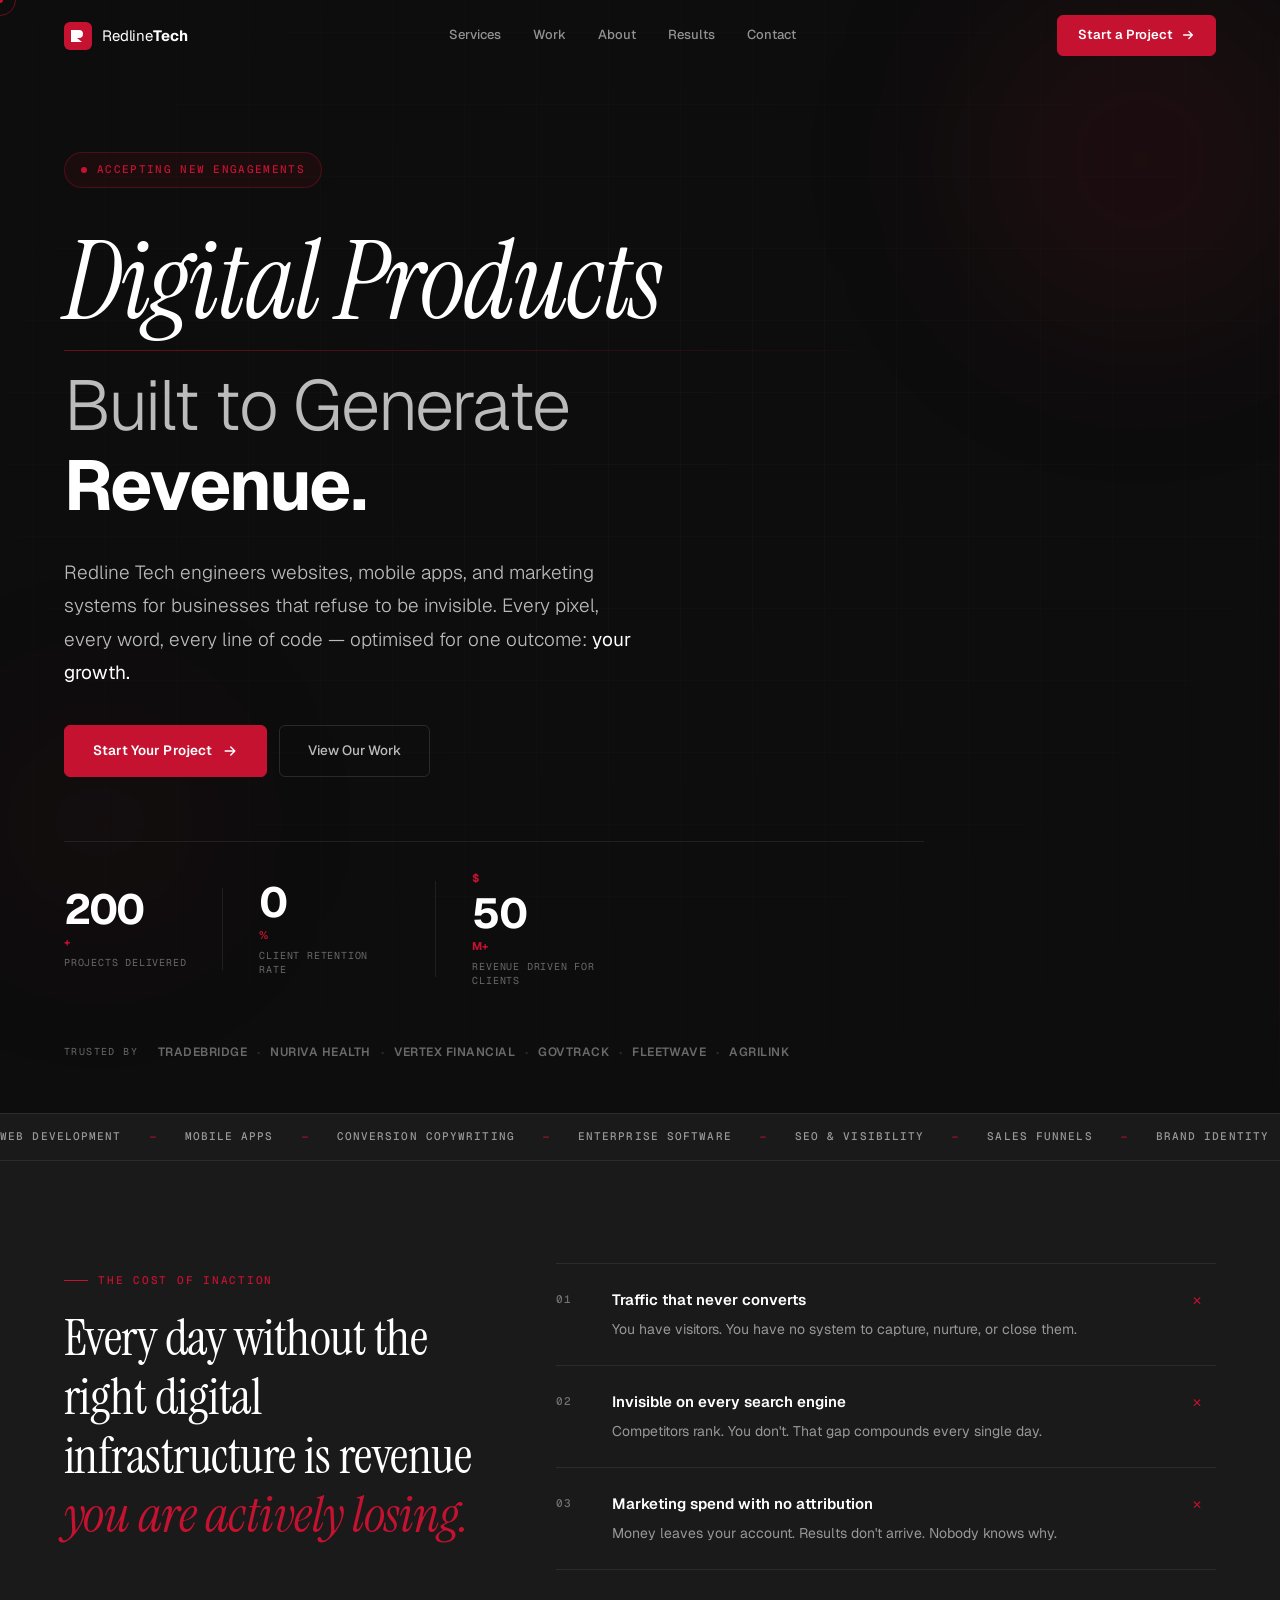
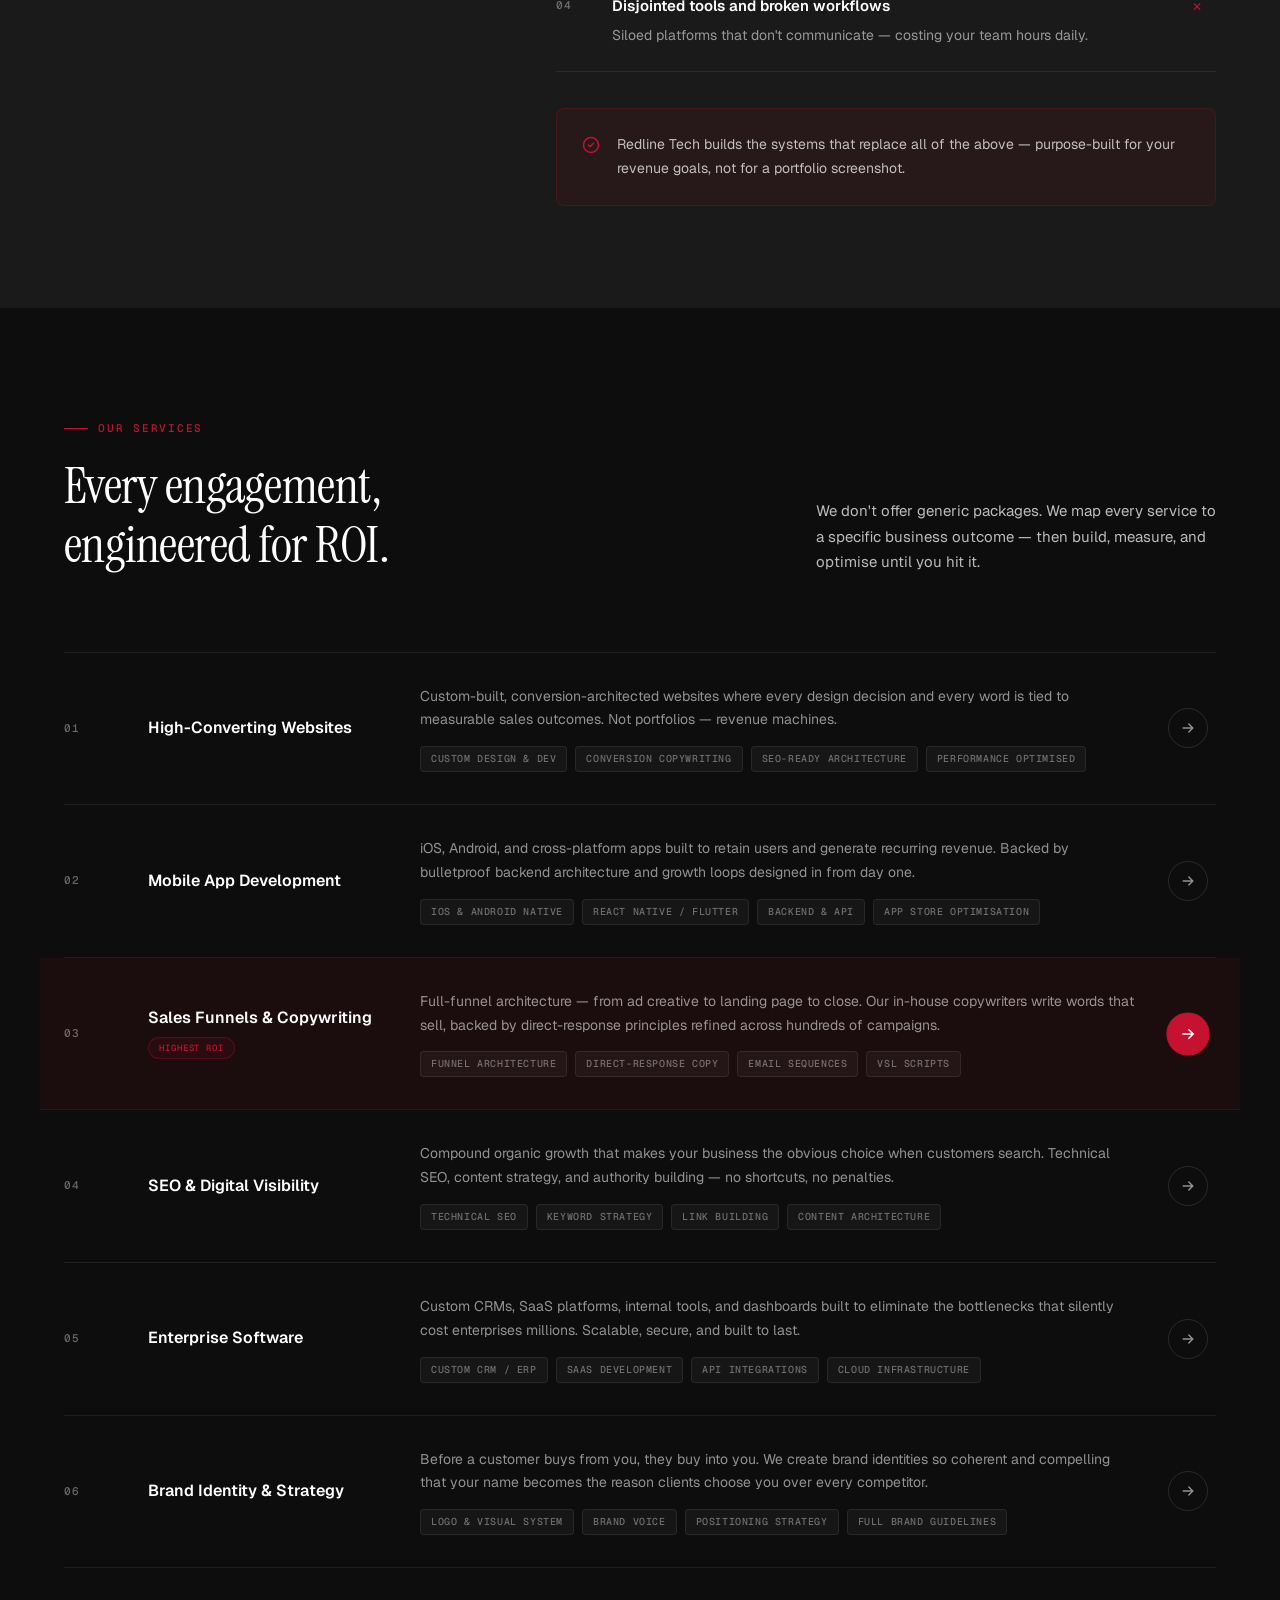
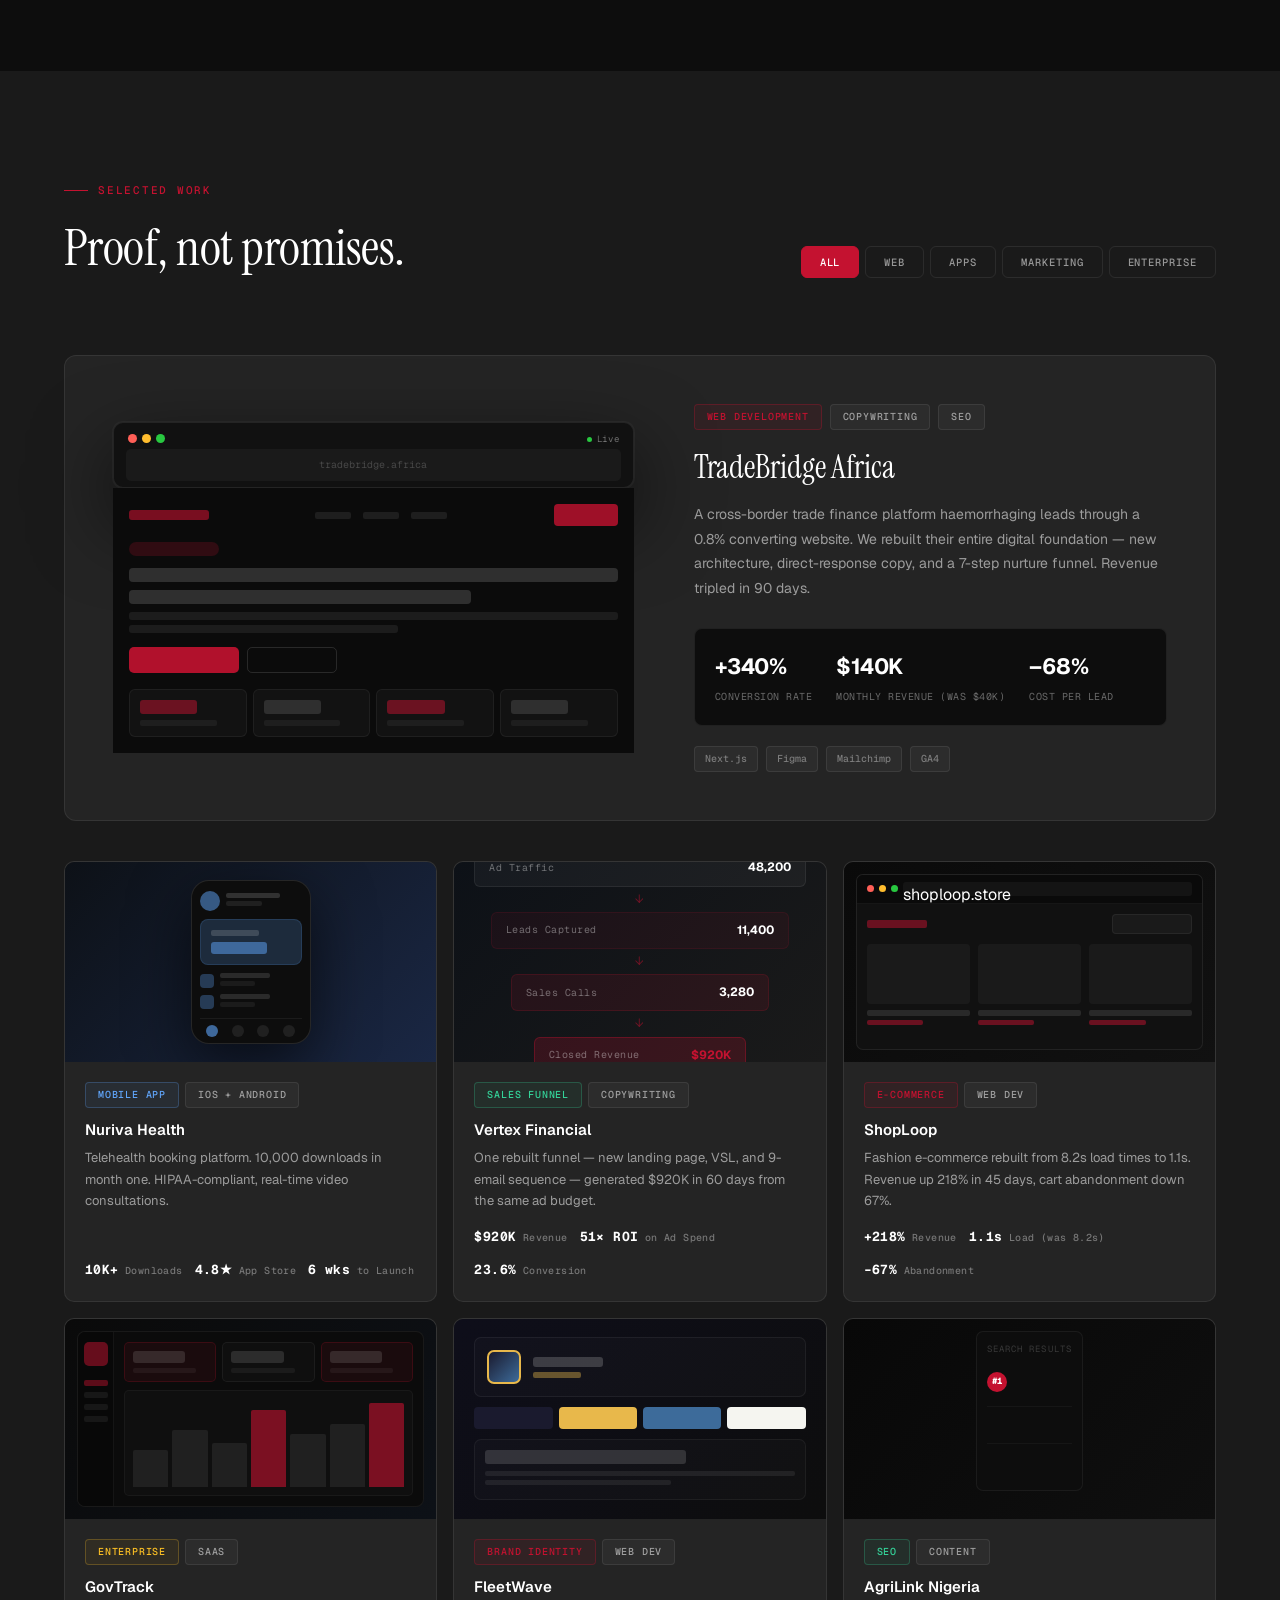
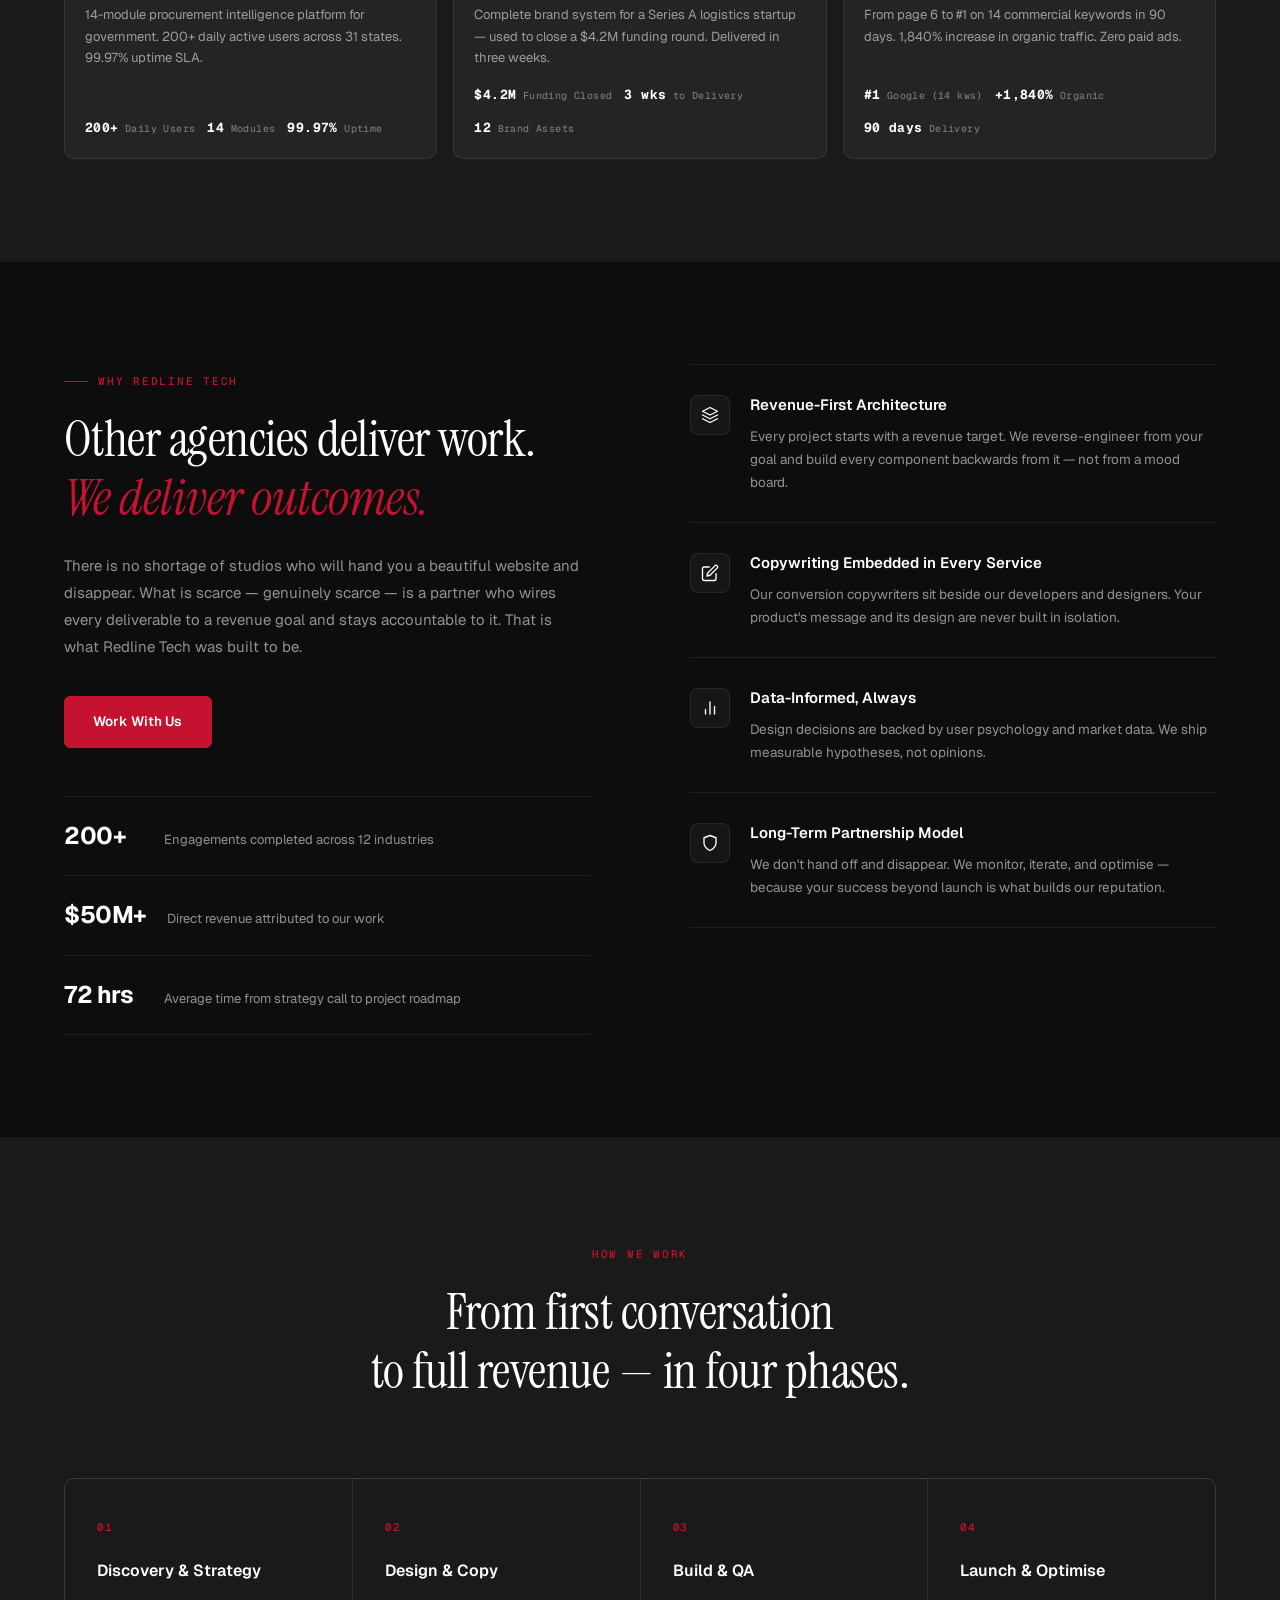
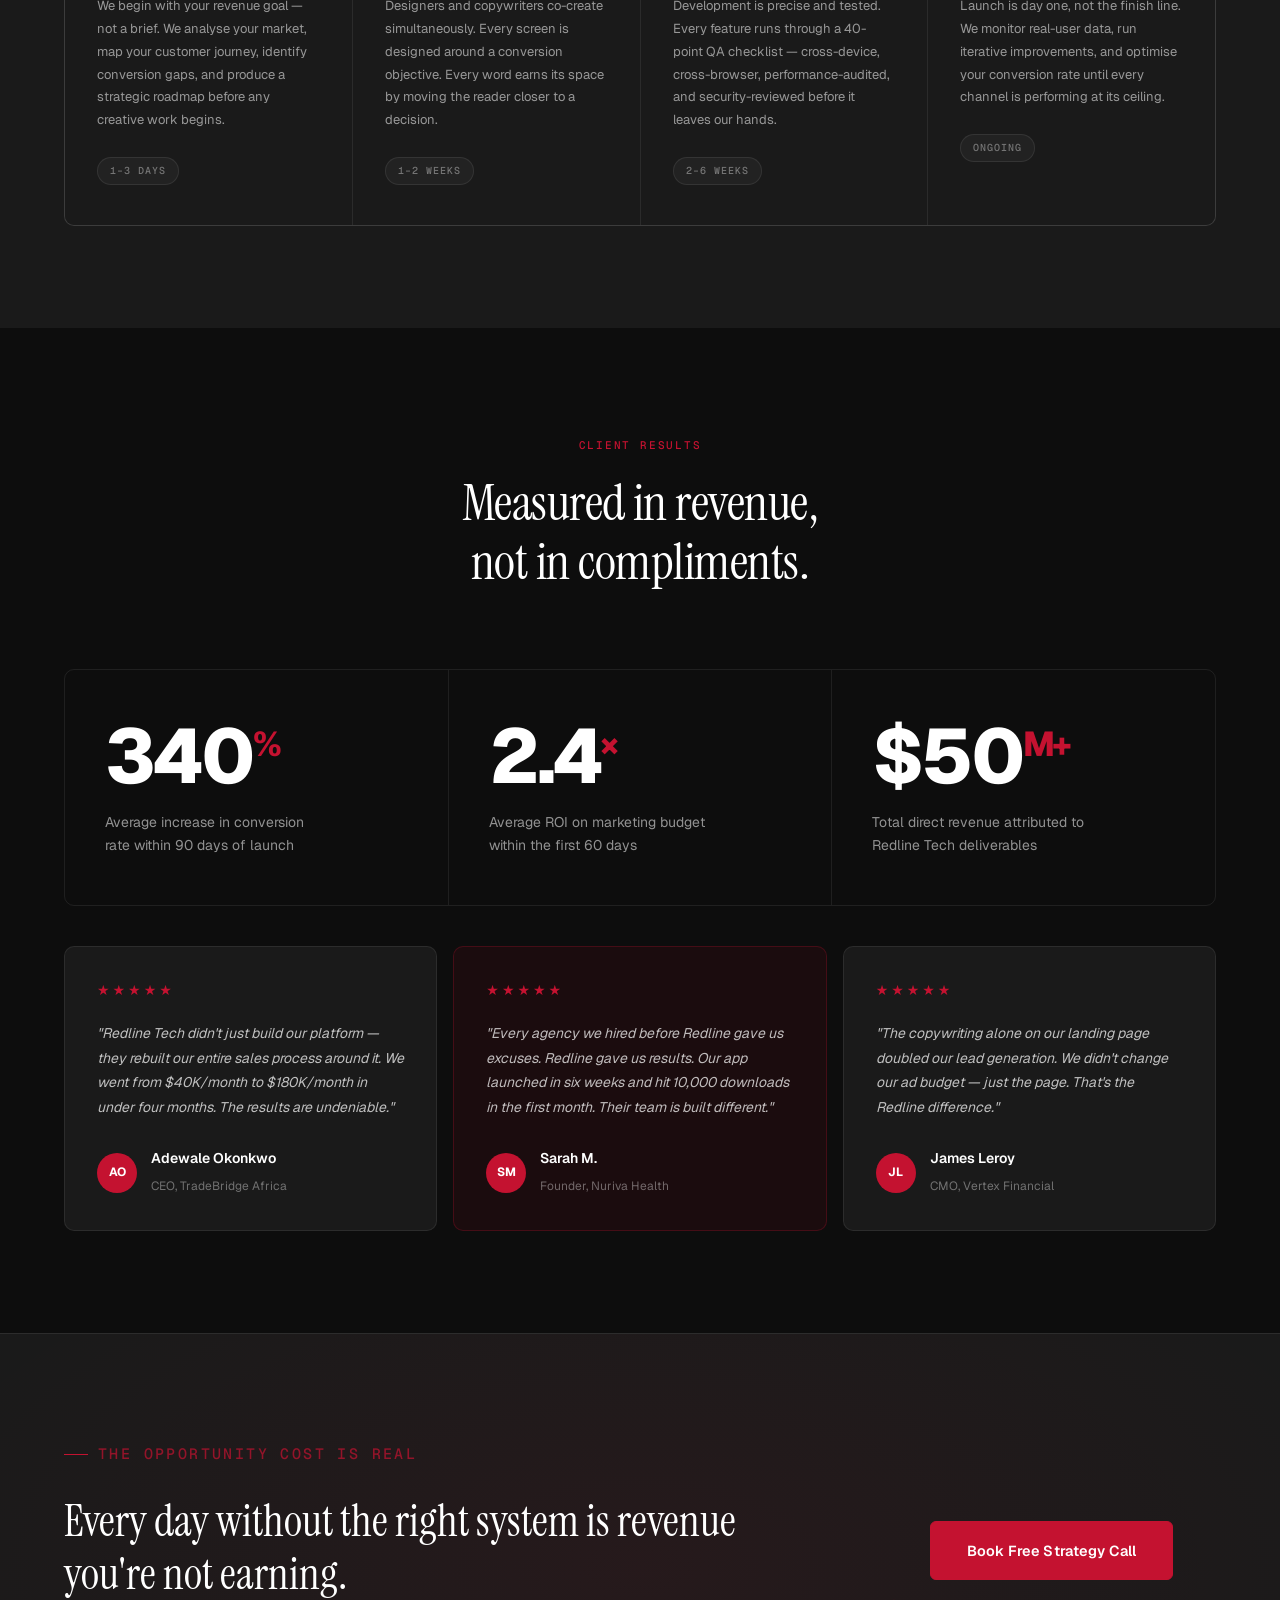
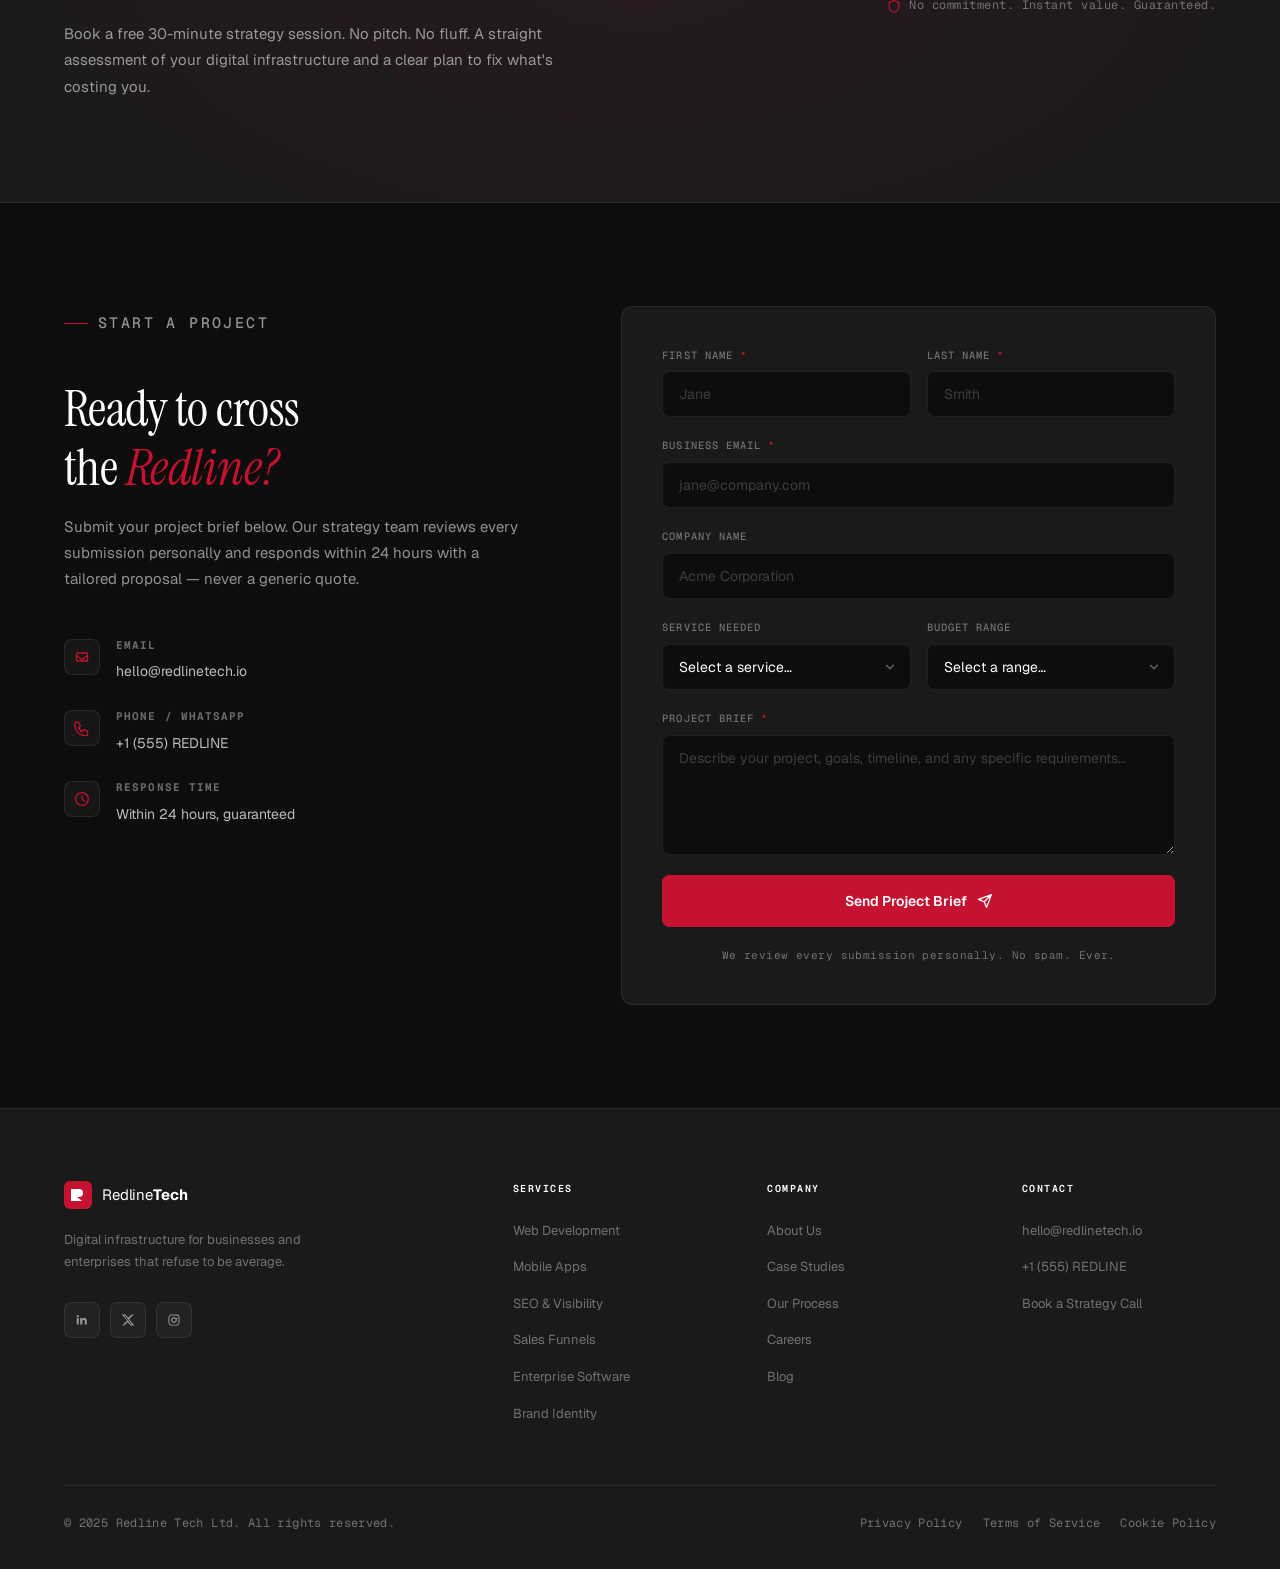
<file: index.html>
<!DOCTYPE html>
<html lang="en">
<head>
  <meta charset="UTF-8" />
  <meta name="viewport" content="width=device-width, initial-scale=1.0" />
  <meta name="description" content="Redline Tech — Digital products and revenue systems engineered for businesses and enterprises. Websites, apps, SEO, copywriting, and growth marketing." />
  <meta property="og:title" content="Redline Tech | Digital Infrastructure for Revenue Growth" />
  <meta property="og:description" content="We engineer websites, apps, and marketing systems that turn traffic into revenue. Trusted by startups to enterprise." />
  <meta property="og:type" content="website" />
  <title>Redline Tech — Digital Infrastructure for Revenue Growth</title>
  <link rel="preconnect" href="https://fonts.googleapis.com" />
  <link rel="preconnect" href="https://fonts.gstatic.com" crossorigin />
  <link href="https://fonts.googleapis.com/css2?family=Instrument+Serif:ital@0;1&family=Geist:wght@300;400;500;600;700&family=Geist+Mono:wght@400;500&display=swap" rel="stylesheet" />
  <link rel="stylesheet" href="styles.css" />
</head>
<body>

  <!-- CUSTOM CURSOR -->
  <div class="cur-dot" id="curDot"></div>
  <div class="cur-ring" id="curRing"></div>

  <!-- ═══════ NAVIGATION ═══════ -->
  <header class="site-header" id="siteHeader">
    <div class="header-inner">
      <a href="#" class="wordmark" aria-label="Redline Tech home">
        <svg class="wm-icon" viewBox="0 0 28 28" fill="none" xmlns="http://www.w3.org/2000/svg">
          <rect width="28" height="28" rx="6" fill="#C41230"/>
          <path d="M7 8h8a4 4 0 010 8H7V8zM7 16h6l5 4H7v-4z" fill="#fff"/>
        </svg>
        <span>Redline<strong>Tech</strong></span>
      </a>

      <nav class="primary-nav" id="primaryNav" aria-label="Primary navigation">
        <a href="#services" class="nav-item">Services</a>
        <a href="#work" class="nav-item">Work</a>
        <a href="#about" class="nav-item">About</a>
        <a href="#results" class="nav-item">Results</a>
        <a href="#contact" class="nav-item">Contact</a>
      </nav>

      <div class="header-actions">
        <a href="#contact" class="hdr-cta">
          <span>Start a Project</span>
          <svg viewBox="0 0 16 16" fill="none"><path d="M3 8h10M9 4l4 4-4 4" stroke="currentColor" stroke-width="1.5" stroke-linecap="round" stroke-linejoin="round"/></svg>
        </a>
        <button class="burger" id="burger" aria-label="Open menu" aria-expanded="false">
          <span class="burger-bar"></span>
          <span class="burger-bar"></span>
        </button>
      </div>
    </div>

    <!-- MOBILE DRAWER -->
    <div class="mobile-drawer" id="mobileDrawer" aria-hidden="true">
      <nav class="drawer-nav">
        <a href="#services" class="drawer-link">Services</a>
        <a href="#work" class="drawer-link">Work</a>
        <a href="#about" class="drawer-link">About</a>
        <a href="#results" class="drawer-link">Results</a>
        <a href="#contact" class="drawer-link">Contact</a>
      </nav>
      <a href="#contact" class="hdr-cta drawer-cta">Start a Project →</a>
      <div class="drawer-meta">
        <span>hello@redlinetech.io</span>
        <span>© 2025 Redline Tech</span>
      </div>
    </div>
  </header>

  <!-- ═══════ HERO ═══════ -->
  <section class="hero" id="home">

    <!-- background elements -->
    <div class="hero-grid-bg" aria-hidden="true"></div>
    <div class="hero-orb hero-orb--1" aria-hidden="true"></div>
    <div class="hero-orb hero-orb--2" aria-hidden="true"></div>
    <div class="hero-slash" aria-hidden="true"></div>

    <div class="hero-body">
      <div class="hero-eyebrow">
        <span class="eyebrow-pill">
          <span class="live-dot"></span>
          Accepting New Engagements
        </span>
      </div>

      <h1 class="hero-h1">
        <span class="h1-serif" data-reveal>Digital Products</span>
        <span class="h1-rule" aria-hidden="true"></span>
        <span class="h1-sans" data-reveal>Built to Generate</span>
        <span class="h1-accent" data-reveal>Revenue.</span>
      </h1>

      <p class="hero-lead" data-reveal>
        Redline Tech engineers websites, mobile apps, and marketing systems
        for businesses that refuse to be invisible. Every pixel, every word,
        every line of code — optimised for one outcome: <em>your growth.</em>
      </p>

      <div class="hero-actions" data-reveal>
        <a href="#contact" class="btn-primary">
          Start Your Project
          <svg viewBox="0 0 20 20" fill="none"><path d="M4 10h12M11 5l5 5-5 5" stroke="currentColor" stroke-width="1.8" stroke-linecap="round" stroke-linejoin="round"/></svg>
        </a>
        <a href="#work" class="btn-outline">View Our Work</a>
      </div>

      <div class="hero-proof" data-reveal>
        <div class="proof-stat">
          <span class="ps-num" data-count="200">0</span><span class="ps-unit">+</span>
          <span class="ps-label">Projects Delivered</span>
        </div>
        <div class="proof-divider"></div>
        <div class="proof-stat">
          <span class="ps-num" data-count="98">0</span><span class="ps-unit">%</span>
          <span class="ps-label">Client Retention Rate</span>
        </div>
        <div class="proof-divider"></div>
        <div class="proof-stat">
          <span class="ps-prefix">$</span><span class="ps-num" data-count="50">0</span><span class="ps-unit">M+</span>
          <span class="ps-label">Revenue Driven for Clients</span>
        </div>
      </div>
    </div>

    <!-- floating client logos strip -->
    <div class="hero-clients" aria-label="Trusted by">
      <span class="clients-label">Trusted by</span>
      <div class="clients-logos">
        <span class="client-name">TradeBridge</span>
        <span class="c-dot">·</span>
        <span class="client-name">Nuriva Health</span>
        <span class="c-dot">·</span>
        <span class="client-name">Vertex Financial</span>
        <span class="c-dot">·</span>
        <span class="client-name">GovTrack</span>
        <span class="c-dot">·</span>
        <span class="client-name">FleetWave</span>
        <span class="c-dot">·</span>
        <span class="client-name">AgriLink</span>
      </div>
    </div>
  </section>

  <!-- ═══════ SERVICES TICKER ═══════ -->
  <div class="ticker-wrap" aria-hidden="true">
    <div class="ticker-track">
      <span>Web Development</span><span class="t-sep">—</span>
      <span>Mobile Apps</span><span class="t-sep">—</span>
      <span>Conversion Copywriting</span><span class="t-sep">—</span>
      <span>Enterprise Software</span><span class="t-sep">—</span>
      <span>SEO &amp; Visibility</span><span class="t-sep">—</span>
      <span>Sales Funnels</span><span class="t-sep">—</span>
      <span>Brand Identity</span><span class="t-sep">—</span>
      <span>E-Commerce</span><span class="t-sep">—</span>
      <span>UI / UX Design</span><span class="t-sep">—</span>
      <span>Digital Marketing</span><span class="t-sep">—</span>
      <!-- duplicate -->
      <span>Web Development</span><span class="t-sep">—</span>
      <span>Mobile Apps</span><span class="t-sep">—</span>
      <span>Conversion Copywriting</span><span class="t-sep">—</span>
      <span>Enterprise Software</span><span class="t-sep">—</span>
      <span>SEO &amp; Visibility</span><span class="t-sep">—</span>
      <span>Sales Funnels</span><span class="t-sep">—</span>
      <span>Brand Identity</span><span class="t-sep">—</span>
      <span>E-Commerce</span><span class="t-sep">—</span>
      <span>UI / UX Design</span><span class="t-sep">—</span>
      <span>Digital Marketing</span><span class="t-sep">—</span>
    </div>
  </div>

  <!-- ═══════ PROBLEM / OPPORTUNITY ═══════ -->
  <section class="section problem-section" id="problem">
    <div class="container">
      <div class="problem-layout">
        <div class="problem-left">
          <p class="overline">The Cost of Inaction</p>
          <h2 class="section-h2">
            Every day without the right digital infrastructure is revenue
            <em> you are actively losing.</em>
          </h2>
        </div>
        <div class="problem-right">
          <div class="problem-items">
            <div class="pi-row">
              <span class="pi-idx">01</span>
              <div class="pi-body">
                <strong>Traffic that never converts</strong>
                <p>You have visitors. You have no system to capture, nurture, or close them.</p>
              </div>
              <span class="pi-cross" aria-hidden="true">✕</span>
            </div>
            <div class="pi-row">
              <span class="pi-idx">02</span>
              <div class="pi-body">
                <strong>Invisible on every search engine</strong>
                <p>Competitors rank. You don't. That gap compounds every single day.</p>
              </div>
              <span class="pi-cross" aria-hidden="true">✕</span>
            </div>
            <div class="pi-row">
              <span class="pi-idx">03</span>
              <div class="pi-body">
                <strong>Marketing spend with no attribution</strong>
                <p>Money leaves your account. Results don't arrive. Nobody knows why.</p>
              </div>
              <span class="pi-cross" aria-hidden="true">✕</span>
            </div>
            <div class="pi-row">
              <span class="pi-idx">04</span>
              <div class="pi-body">
                <strong>Disjointed tools and broken workflows</strong>
                <p>Siloed platforms that don't communicate — costing your team hours daily.</p>
              </div>
              <span class="pi-cross" aria-hidden="true">✕</span>
            </div>
          </div>
          <div class="problem-resolution">
            <div class="resolution-icon" aria-hidden="true">
              <svg viewBox="0 0 24 24" fill="none"><path d="M9 12l2 2 4-4M21 12a9 9 0 11-18 0 9 9 0 0118 0z" stroke="#C41230" stroke-width="1.8" stroke-linecap="round" stroke-linejoin="round"/></svg>
            </div>
            <p>Redline Tech builds the systems that replace all of the above — purpose-built for your revenue goals, not for a portfolio screenshot.</p>
          </div>
        </div>
      </div>
    </div>
  </section>

  <!-- ═══════ SERVICES ═══════ -->
  <section class="section services-section" id="services">
    <div class="container">
      <div class="section-header-row">
        <div>
          <p class="overline">Our Services</p>
          <h2 class="section-h2">Every engagement,<br/>engineered for ROI.</h2>
        </div>
        <p class="section-intro-text">We don't offer generic packages. We map every service to a specific business outcome — then build, measure, and optimise until you hit it.</p>
      </div>

      <div class="services-list">

        <div class="service-row" data-idx="01">
          <div class="sr-number">01</div>
          <div class="sr-name">
            <h3>High-Converting Websites</h3>
          </div>
          <div class="sr-desc">
            <p>Custom-built, conversion-architected websites where every design decision and every word is tied to measurable sales outcomes. Not portfolios — revenue machines.</p>
            <ul class="sr-tags">
              <li>Custom Design &amp; Dev</li>
              <li>Conversion Copywriting</li>
              <li>SEO-Ready Architecture</li>
              <li>Performance Optimised</li>
            </ul>
          </div>
          <a href="#contact" class="sr-cta" aria-label="Enquire about website development">
            <svg viewBox="0 0 20 20" fill="none"><path d="M4 10h12M11 5l5 5-5 5" stroke="currentColor" stroke-width="1.8" stroke-linecap="round"/></svg>
          </a>
        </div>

        <div class="service-row" data-idx="02">
          <div class="sr-number">02</div>
          <div class="sr-name">
            <h3>Mobile App Development</h3>
          </div>
          <div class="sr-desc">
            <p>iOS, Android, and cross-platform apps built to retain users and generate recurring revenue. Backed by bulletproof backend architecture and growth loops designed in from day one.</p>
            <ul class="sr-tags">
              <li>iOS &amp; Android Native</li>
              <li>React Native / Flutter</li>
              <li>Backend &amp; API</li>
              <li>App Store Optimisation</li>
            </ul>
          </div>
          <a href="#contact" class="sr-cta" aria-label="Enquire about app development">
            <svg viewBox="0 0 20 20" fill="none"><path d="M4 10h12M11 5l5 5-5 5" stroke="currentColor" stroke-width="1.8" stroke-linecap="round"/></svg>
          </a>
        </div>

        <div class="service-row featured-service" data-idx="03">
          <div class="sr-number">03</div>
          <div class="sr-name">
            <h3>Sales Funnels &amp; Copywriting</h3>
            <span class="sr-badge">Highest ROI</span>
          </div>
          <div class="sr-desc">
            <p>Full-funnel architecture — from ad creative to landing page to close. Our in-house copywriters write words that sell, backed by direct-response principles refined across hundreds of campaigns.</p>
            <ul class="sr-tags">
              <li>Funnel Architecture</li>
              <li>Direct-Response Copy</li>
              <li>Email Sequences</li>
              <li>VSL Scripts</li>
            </ul>
          </div>
          <a href="#contact" class="sr-cta" aria-label="Enquire about copywriting and funnels">
            <svg viewBox="0 0 20 20" fill="none"><path d="M4 10h12M11 5l5 5-5 5" stroke="currentColor" stroke-width="1.8" stroke-linecap="round"/></svg>
          </a>
        </div>

        <div class="service-row" data-idx="04">
          <div class="sr-number">04</div>
          <div class="sr-name">
            <h3>SEO &amp; Digital Visibility</h3>
          </div>
          <div class="sr-desc">
            <p>Compound organic growth that makes your business the obvious choice when customers search. Technical SEO, content strategy, and authority building — no shortcuts, no penalties.</p>
            <ul class="sr-tags">
              <li>Technical SEO</li>
              <li>Keyword Strategy</li>
              <li>Link Building</li>
              <li>Content Architecture</li>
            </ul>
          </div>
          <a href="#contact" class="sr-cta" aria-label="Enquire about SEO">
            <svg viewBox="0 0 20 20" fill="none"><path d="M4 10h12M11 5l5 5-5 5" stroke="currentColor" stroke-width="1.8" stroke-linecap="round"/></svg>
          </a>
        </div>

        <div class="service-row" data-idx="05">
          <div class="sr-number">05</div>
          <div class="sr-name">
            <h3>Enterprise Software</h3>
          </div>
          <div class="sr-desc">
            <p>Custom CRMs, SaaS platforms, internal tools, and dashboards built to eliminate the bottlenecks that silently cost enterprises millions. Scalable, secure, and built to last.</p>
            <ul class="sr-tags">
              <li>Custom CRM / ERP</li>
              <li>SaaS Development</li>
              <li>API Integrations</li>
              <li>Cloud Infrastructure</li>
            </ul>
          </div>
          <a href="#contact" class="sr-cta" aria-label="Enquire about enterprise software">
            <svg viewBox="0 0 20 20" fill="none"><path d="M4 10h12M11 5l5 5-5 5" stroke="currentColor" stroke-width="1.8" stroke-linecap="round"/></svg>
          </a>
        </div>

        <div class="service-row" data-idx="06">
          <div class="sr-number">06</div>
          <div class="sr-name">
            <h3>Brand Identity &amp; Strategy</h3>
          </div>
          <div class="sr-desc">
            <p>Before a customer buys from you, they buy into you. We create brand identities so coherent and compelling that your name becomes the reason clients choose you over every competitor.</p>
            <ul class="sr-tags">
              <li>Logo &amp; Visual System</li>
              <li>Brand Voice</li>
              <li>Positioning Strategy</li>
              <li>Full Brand Guidelines</li>
            </ul>
          </div>
          <a href="#contact" class="sr-cta" aria-label="Enquire about branding">
            <svg viewBox="0 0 20 20" fill="none"><path d="M4 10h12M11 5l5 5-5 5" stroke="currentColor" stroke-width="1.8" stroke-linecap="round"/></svg>
          </a>
        </div>

      </div>
    </div>
  </section>

  <!-- ═══════ PORTFOLIO / WORK ═══════ -->
  <section class="section work-section" id="work">
    <div class="container">
      <div class="section-header-row">
        <div>
          <p class="overline">Selected Work</p>
          <h2 class="section-h2">Proof, not promises.</h2>
        </div>
        <div class="work-filters" role="tablist">
          <button class="wf-btn active" data-filter="all" role="tab" aria-selected="true">All</button>
          <button class="wf-btn" data-filter="web" role="tab" aria-selected="false">Web</button>
          <button class="wf-btn" data-filter="app" role="tab" aria-selected="false">Apps</button>
          <button class="wf-btn" data-filter="marketing" role="tab" aria-selected="false">Marketing</button>
          <button class="wf-btn" data-filter="enterprise" role="tab" aria-selected="false">Enterprise</button>
        </div>
      </div>

      <!-- FEATURED -->
      <div class="work-featured" data-category="web">
        <div class="wf-screen">
          <div class="screen-chrome">
            <div class="sc-dots"><i></i><i></i><i></i></div>
            <div class="sc-bar">tradebridge.africa</div>
            <div class="sc-live"><span></span>Live</div>
          </div>
          <div class="sc-content tb">
            <div class="sc-nav"><div class="scn-logo"></div><div class="scn-links"><i></i><i></i><i></i></div><div class="scn-btn"></div></div>
            <div class="sc-hero-block">
              <div class="sch-tag"></div>
              <div class="sch-h1"></div>
              <div class="sch-h1 w70"></div>
              <div class="sch-p"></div>
              <div class="sch-p w55"></div>
              <div class="sch-cta"><div class="sch-btn red"></div><div class="sch-btn ghost"></div></div>
            </div>
            <div class="sc-stats-row">
              <div class="scs-box"><div class="scs-n red"></div><div class="scs-l"></div></div>
              <div class="scs-box"><div class="scs-n"></div><div class="scs-l"></div></div>
              <div class="scs-box"><div class="scs-n red"></div><div class="scs-l"></div></div>
              <div class="scs-box"><div class="scs-n"></div><div class="scs-l"></div></div>
            </div>
          </div>
        </div>
        <div class="wf-meta">
          <div class="wfm-tags">
            <span class="wfm-tag web">Web Development</span>
            <span class="wfm-tag">Copywriting</span>
            <span class="wfm-tag">SEO</span>
          </div>
          <h3>TradeBridge Africa</h3>
          <p>A cross-border trade finance platform haemorrhaging leads through a 0.8% converting website. We rebuilt their entire digital foundation — new architecture, direct-response copy, and a 7-step nurture funnel. Revenue tripled in 90 days.</p>
          <div class="wfm-metrics">
            <div class="wfm-m"><strong>+340%</strong><span>Conversion Rate</span></div>
            <div class="wfm-m"><strong>$140K</strong><span>Monthly Revenue (was $40K)</span></div>
            <div class="wfm-m"><strong>–68%</strong><span>Cost Per Lead</span></div>
          </div>
          <div class="wfm-tech">
            <span>Next.js</span><span>Figma</span><span>Mailchimp</span><span>GA4</span>
          </div>
        </div>
      </div>

      <!-- GRID -->
      <div class="work-grid">

        <article class="work-card" data-category="app">
          <div class="wc-visual app-visual">
            <div class="phone-ui">
              <div class="pui-top"><div class="pui-ava"></div><div class="pui-txt"><i></i><i class="s"></i></div></div>
              <div class="pui-card blue"><div class="pui-cn"></div><div class="pui-cv"></div></div>
              <div class="pui-rows"><div class="pui-row"><div class="pui-ri blue-r"></div><div class="pui-rt"><i></i><i class="s"></i></div></div><div class="pui-row"><div class="pui-ri blue-r"></div><div class="pui-rt"><i></i><i class="s"></i></div></div></div>
              <div class="pui-tabs"><i class="at"></i><i></i><i></i><i></i></div>
            </div>
          </div>
          <div class="wc-body">
            <div class="wc-tags"><span class="wfm-tag app">Mobile App</span><span class="wfm-tag">iOS + Android</span></div>
            <h4>Nuriva Health</h4>
            <p>Telehealth booking platform. 10,000 downloads in month one. HIPAA-compliant, real-time video consultations.</p>
            <div class="wc-kpis">
              <span><strong>10K+</strong> Downloads</span>
              <span><strong>4.8★</strong> App Store</span>
              <span><strong>6 wks</strong> to Launch</span>
            </div>
          </div>
        </article>

        <article class="work-card" data-category="marketing">
          <div class="wc-visual funnel-visual">
            <div class="fv-inner">
              <div class="fv-row r1"><span class="fvr-l">Ad Traffic</span><span class="fvr-v">48,200</span></div>
              <div class="fv-arr">↓</div>
              <div class="fv-row r2"><span class="fvr-l">Leads Captured</span><span class="fvr-v">11,400</span></div>
              <div class="fv-arr">↓</div>
              <div class="fv-row r3"><span class="fvr-l">Sales Calls</span><span class="fvr-v">3,280</span></div>
              <div class="fv-arr">↓</div>
              <div class="fv-row r4 red-row"><span class="fvr-l">Closed Revenue</span><span class="fvr-v">$920K</span></div>
            </div>
          </div>
          <div class="wc-body">
            <div class="wc-tags"><span class="wfm-tag marketing">Sales Funnel</span><span class="wfm-tag">Copywriting</span></div>
            <h4>Vertex Financial</h4>
            <p>One rebuilt funnel — new landing page, VSL, and 9-email sequence — generated $920K in 60 days from the same ad budget.</p>
            <div class="wc-kpis">
              <span><strong>$920K</strong> Revenue</span>
              <span><strong>51× ROI</strong> on Ad Spend</span>
              <span><strong>23.6%</strong> Conversion</span>
            </div>
          </div>
        </article>

        <article class="work-card" data-category="web">
          <div class="wc-visual ecom-visual">
            <div class="ev-browser">
              <div class="ev-bar"><i></i><i></i><i></i><div class="ev-url">shoploop.store</div></div>
              <div class="ev-body">
                <div class="ev-header"><div class="ev-logo"></div><div class="ev-search"></div></div>
                <div class="ev-prods">
                  <div class="ev-prod"><div class="evp-img"></div><div class="evp-name"></div><div class="evp-price red-line"></div></div>
                  <div class="ev-prod"><div class="evp-img"></div><div class="evp-name"></div><div class="evp-price red-line"></div></div>
                  <div class="ev-prod"><div class="evp-img"></div><div class="evp-name"></div><div class="evp-price red-line"></div></div>
                </div>
              </div>
            </div>
          </div>
          <div class="wc-body">
            <div class="wc-tags"><span class="wfm-tag web">E-Commerce</span><span class="wfm-tag">Web Dev</span></div>
            <h4>ShopLoop</h4>
            <p>Fashion e-commerce rebuilt from 8.2s load times to 1.1s. Revenue up 218% in 45 days, cart abandonment down 67%.</p>
            <div class="wc-kpis">
              <span><strong>+218%</strong> Revenue</span>
              <span><strong>1.1s</strong> Load (was 8.2s)</span>
              <span><strong>–67%</strong> Abandonment</span>
            </div>
          </div>
        </article>

        <article class="work-card" data-category="enterprise">
          <div class="wc-visual dash-visual">
            <div class="dv-inner">
              <div class="dv-sidebar"><div class="dvs-logo"></div><i class="dvs-active"></i><i></i><i></i><i></i></div>
              <div class="dv-main">
                <div class="dv-kpis">
                  <div class="dv-kpi red-k"><div class="dvk-v"></div><div class="dvk-l"></div></div>
                  <div class="dv-kpi"><div class="dvk-v"></div><div class="dvk-l"></div></div>
                  <div class="dv-kpi red-k"><div class="dvk-v"></div><div class="dvk-l"></div></div>
                </div>
                <div class="dv-chart">
                  <div class="dvc-bars">
                    <div class="dvc-b" style="--h:42%"></div>
                    <div class="dvc-b" style="--h:65%"></div>
                    <div class="dvc-b" style="--h:50%"></div>
                    <div class="dvc-b red-b" style="--h:88%"></div>
                    <div class="dvc-b" style="--h:60%"></div>
                    <div class="dvc-b" style="--h:72%"></div>
                    <div class="dvc-b red-b" style="--h:95%"></div>
                  </div>
                </div>
              </div>
            </div>
          </div>
          <div class="wc-body">
            <div class="wc-tags"><span class="wfm-tag enterprise">Enterprise</span><span class="wfm-tag">SaaS</span></div>
            <h4>GovTrack</h4>
            <p>14-module procurement intelligence platform for government. 200+ daily active users across 31 states. 99.97% uptime SLA.</p>
            <div class="wc-kpis">
              <span><strong>200+</strong> Daily Users</span>
              <span><strong>14</strong> Modules</span>
              <span><strong>99.97%</strong> Uptime</span>
            </div>
          </div>
        </article>

        <article class="work-card" data-category="web">
          <div class="wc-visual brand-visual">
            <div class="bv-inner">
              <div class="bv-logo-block"><div class="bv-mark"></div><div class="bv-wm"><div class="bvm-n"></div><div class="bvm-t"></div></div></div>
              <div class="bv-swatches"><div class="bvs" style="background:#1A1A2E"></div><div class="bvs" style="background:#E8B84B"></div><div class="bvs" style="background:#3D6B9A"></div><div class="bvs" style="background:#F5F5F0"></div></div>
              <div class="bv-type"><div class="bvt-h"></div><div class="bvt-b"></div><div class="bvt-b w60"></div></div>
            </div>
          </div>
          <div class="wc-body">
            <div class="wc-tags"><span class="wfm-tag web">Brand Identity</span><span class="wfm-tag">Web Dev</span></div>
            <h4>FleetWave</h4>
            <p>Complete brand system for a Series A logistics startup — used to close a $4.2M funding round. Delivered in three weeks.</p>
            <div class="wc-kpis">
              <span><strong>$4.2M</strong> Funding Closed</span>
              <span><strong>3 wks</strong> to Delivery</span>
              <span><strong>12</strong> Brand Assets</span>
            </div>
          </div>
        </article>

        <article class="work-card" data-category="marketing">
          <div class="wc-visual seo-visual">
            <div class="sv-serp">
              <div class="sv-label">Search Results</div>
              <div class="sv-r r-1"><span class="sv-rank">#1</span><div class="sv-rtext"><div class="svr-url"></div><div class="svr-title"></div><div class="svr-desc"></div></div></div>
              <div class="sv-r r-dim"><div class="sv-rtext"><div class="svr-url dim"></div><div class="svr-title dim"></div></div></div>
              <div class="sv-r r-dim"><div class="sv-rtext"><div class="svr-url dim"></div><div class="svr-title dim"></div></div></div>
            </div>
            <svg class="sv-chart" viewBox="0 0 160 56" fill="none">
              <polyline points="0,52 24,46 48,36 80,22 112,10 140,5 160,2" stroke="#C41230" stroke-width="2" fill="none"/>
              <polyline points="0,52 24,46 48,36 80,22 112,10 140,5 160,2 160,56 0,56" fill="rgba(196,18,48,0.07)" stroke="none"/>
            </svg>
          </div>
          <div class="wc-body">
            <div class="wc-tags"><span class="wfm-tag marketing">SEO</span><span class="wfm-tag">Content</span></div>
            <h4>AgriLink Nigeria</h4>
            <p>From page 6 to #1 on 14 commercial keywords in 90 days. 1,840% increase in organic traffic. Zero paid ads.</p>
            <div class="wc-kpis">
              <span><strong>#1</strong> Google (14 kws)</span>
              <span><strong>+1,840%</strong> Organic</span>
              <span><strong>90 days</strong> Delivery</span>
            </div>
          </div>
        </article>

      </div><!-- /work-grid -->
    </div>
  </section>

  <!-- ═══════ ABOUT / WHY ═══════ -->
  <section class="section about-section" id="about">
    <div class="container">
      <div class="about-layout">
        <div class="about-left">
          <p class="overline">Why Redline Tech</p>
          <h2 class="section-h2">
            Other agencies deliver work.
            <em> We deliver outcomes.</em>
          </h2>
          <p class="about-body">There is no shortage of studios who will hand you a beautiful website and disappear. What is scarce — genuinely scarce — is a partner who wires every deliverable to a revenue goal and stays accountable to it. That is what Redline Tech was built to be.</p>
          <a href="#contact" class="btn-primary">Work With Us</a>

          <div class="about-stats">
            <div class="as-item">
              <strong>200+</strong>
              <span>Engagements completed across 12 industries</span>
            </div>
            <div class="as-item">
              <strong>$50M+</strong>
              <span>Direct revenue attributed to our work</span>
            </div>
            <div class="as-item">
              <strong>72 hrs</strong>
              <span>Average time from strategy call to project roadmap</span>
            </div>
          </div>
        </div>

        <div class="about-right">
          <div class="differentiator-list">
            <div class="diff-item">
              <div class="diff-icon">
                <svg viewBox="0 0 24 24" fill="none"><path d="M12 2L2 7l10 5 10-5-10-5zM2 17l10 5 10-5M2 12l10 5 10-5" stroke="currentColor" stroke-width="1.8" stroke-linecap="round" stroke-linejoin="round"/></svg>
              </div>
              <div class="diff-body">
                <h4>Revenue-First Architecture</h4>
                <p>Every project starts with a revenue target. We reverse-engineer from your goal and build every component backwards from it — not from a mood board.</p>
              </div>
            </div>
            <div class="diff-item">
              <div class="diff-icon">
                <svg viewBox="0 0 24 24" fill="none"><path d="M11 4H4a2 2 0 00-2 2v14a2 2 0 002 2h14a2 2 0 002-2v-7" stroke="currentColor" stroke-width="1.8" stroke-linecap="round"/><path d="M18.5 2.5a2.121 2.121 0 013 3L12 15l-4 1 1-4 9.5-9.5z" stroke="currentColor" stroke-width="1.8" stroke-linecap="round" stroke-linejoin="round"/></svg>
              </div>
              <div class="diff-body">
                <h4>Copywriting Embedded in Every Service</h4>
                <p>Our conversion copywriters sit beside our developers and designers. Your product's message and its design are never built in isolation.</p>
              </div>
            </div>
            <div class="diff-item">
              <div class="diff-icon">
                <svg viewBox="0 0 24 24" fill="none"><path d="M18 20V10M12 20V4M6 20v-6" stroke="currentColor" stroke-width="1.8" stroke-linecap="round" stroke-linejoin="round"/></svg>
              </div>
              <div class="diff-body">
                <h4>Data-Informed, Always</h4>
                <p>Design decisions are backed by user psychology and market data. We ship measurable hypotheses, not opinions.</p>
              </div>
            </div>
            <div class="diff-item">
              <div class="diff-icon">
                <svg viewBox="0 0 24 24" fill="none"><path d="M12 22s8-4 8-10V5l-8-3-8 3v7c0 6 8 10 8 10z" stroke="currentColor" stroke-width="1.8" stroke-linecap="round" stroke-linejoin="round"/></svg>
              </div>
              <div class="diff-body">
                <h4>Long-Term Partnership Model</h4>
                <p>We don't hand off and disappear. We monitor, iterate, and optimise — because your success beyond launch is what builds our reputation.</p>
              </div>
            </div>
          </div>
        </div>
      </div>
    </div>
  </section>

  <!-- ═══════ PROCESS ═══════ -->
  <section class="section process-section" id="process">
    <div class="container">
      <div class="section-header-centered">
        <p class="overline">How We Work</p>
        <h2 class="section-h2">From first conversation<br/>to full revenue — in four phases.</h2>
      </div>
      <div class="process-grid">
        <div class="process-card">
          <div class="pc-num">01</div>
          <h3>Discovery &amp; Strategy</h3>
          <p>We begin with your revenue goal — not a brief. We analyse your market, map your customer journey, identify conversion gaps, and produce a strategic roadmap before any creative work begins.</p>
          <div class="pc-duration">1–3 days</div>
        </div>
        <div class="process-card">
          <div class="pc-num">02</div>
          <h3>Design &amp; Copy</h3>
          <p>Designers and copywriters co-create simultaneously. Every screen is designed around a conversion objective. Every word earns its space by moving the reader closer to a decision.</p>
          <div class="pc-duration">1–2 weeks</div>
        </div>
        <div class="process-card">
          <div class="pc-num">03</div>
          <h3>Build &amp; QA</h3>
          <p>Development is precise and tested. Every feature runs through a 40-point QA checklist — cross-device, cross-browser, performance-audited, and security-reviewed before it leaves our hands.</p>
          <div class="pc-duration">2–6 weeks</div>
        </div>
        <div class="process-card">
          <div class="pc-num">04</div>
          <h3>Launch &amp; Optimise</h3>
          <p>Launch is day one, not the finish line. We monitor real-user data, run iterative improvements, and optimise your conversion rate until every channel is performing at its ceiling.</p>
          <div class="pc-duration">Ongoing</div>
        </div>
      </div>
    </div>
  </section>

  <!-- ═══════ RESULTS / TESTIMONIALS ═══════ -->
  <section class="section results-section" id="results">
    <div class="container">
      <div class="section-header-centered">
        <p class="overline">Client Results</p>
        <h2 class="section-h2">Measured in revenue,<br/>not in compliments.</h2>
      </div>

      <div class="results-metrics">
        <div class="rm-item">
          <span class="rm-num">340<span class="rm-sup">%</span></span>
          <p>Average increase in conversion rate within 90 days of launch</p>
        </div>
        <div class="rm-divider"></div>
        <div class="rm-item">
          <span class="rm-num">2.4<span class="rm-sup">×</span></span>
          <p>Average ROI on marketing budget within the first 60 days</p>
        </div>
        <div class="rm-divider"></div>
        <div class="rm-item">
          <span class="rm-num">$50<span class="rm-sup">M+</span></span>
          <p>Total direct revenue attributed to Redline Tech deliverables</p>
        </div>
      </div>

      <div class="testimonials-grid">
        <blockquote class="tq-card">
          <div class="tq-stars" aria-label="5 stars">★★★★★</div>
          <p>"Redline Tech didn't just build our platform — they rebuilt our entire sales process around it. We went from $40K/month to $180K/month in under four months. The results are undeniable."</p>
          <footer>
            <div class="tq-avatar">AO</div>
            <div class="tq-author">
              <strong>Adewale Okonkwo</strong>
              <span>CEO, TradeBridge Africa</span>
            </div>
          </footer>
        </blockquote>

        <blockquote class="tq-card tq-featured">
          <div class="tq-stars" aria-label="5 stars">★★★★★</div>
          <p>"Every agency we hired before Redline gave us excuses. Redline gave us results. Our app launched in six weeks and hit 10,000 downloads in the first month. Their team is built different."</p>
          <footer>
            <div class="tq-avatar">SM</div>
            <div class="tq-author">
              <strong>Sarah M.</strong>
              <span>Founder, Nuriva Health</span>
            </div>
          </footer>
        </blockquote>

        <blockquote class="tq-card">
          <div class="tq-stars" aria-label="5 stars">★★★★★</div>
          <p>"The copywriting alone on our landing page doubled our lead generation. We didn't change our ad budget — just the page. That's the Redline difference."</p>
          <footer>
            <div class="tq-avatar">JL</div>
            <div class="tq-author">
              <strong>James Leroy</strong>
              <span>CMO, Vertex Financial</span>
            </div>
          </footer>
        </blockquote>
      </div>
    </div>
  </section>

  <!-- ═══════ CTA BAND ═══════ -->
  <section class="cta-band">
    <div class="container">
      <div class="ctab-inner">
        <div class="ctab-left">
          <p class="overline light-ol">The Opportunity Cost Is Real</p>
          <h2>Every day without the right system is revenue you're not earning.</h2>
          <p>Book a free 30-minute strategy session. No pitch. No fluff. A straight assessment of your digital infrastructure and a clear plan to fix what's costing you.</p>
        </div>
        <div class="ctab-right">
          <a href="#contact" class="btn-primary btn-lg">Book Free Strategy Call</a>
          <div class="ctab-guarantee">
            <svg viewBox="0 0 20 20" fill="none"><path d="M10 2L3 5v5c0 4.5 3.5 8 7 9 3.5-1 7-4.5 7-9V5l-7-3z" stroke="currentColor" stroke-width="1.6" stroke-linecap="round" stroke-linejoin="round"/></svg>
            <span>No commitment. Instant value. Guaranteed.</span>
          </div>
        </div>
      </div>
    </div>
  </section>

  <!-- ═══════ CONTACT ═══════ -->
  <section class="section contact-section" id="contact">
    <div class="container">
      <div class="contact-layout">
        <div class="contact-left">
          <p class="overline">Start a Project</p>
          <h2 class="section-h2">Ready to cross<br/>the <em>Redline?</em></h2>
          <p>Submit your project brief below. Our strategy team reviews every submission personally and responds within 24 hours with a tailored proposal — never a generic quote.</p>

          <div class="contact-details">
            <div class="cd-row">
              <div class="cd-icon">
                <svg viewBox="0 0 20 20" fill="none"><path d="M3 8l7 5 7-5M5 5h10a2 2 0 012 2v6a2 2 0 01-2 2H5a2 2 0 01-2-2V7a2 2 0 012-2z" stroke="currentColor" stroke-width="1.6" stroke-linecap="round" stroke-linejoin="round"/></svg>
              </div>
              <div><strong>Email</strong><span>hello@redlinetech.io</span></div>
            </div>
            <div class="cd-row">
              <div class="cd-icon">
                <svg viewBox="0 0 20 20" fill="none"><path d="M2 3h4l2 5-2.5 1.5a11 11 0 005 5L12 12l5 2v4a2 2 0 01-2 2C6.5 19 1 13.5 1 5a2 2 0 012-2z" stroke="currentColor" stroke-width="1.6" stroke-linecap="round" stroke-linejoin="round"/></svg>
              </div>
              <div><strong>Phone / WhatsApp</strong><span>+1 (555) REDLINE</span></div>
            </div>
            <div class="cd-row">
              <div class="cd-icon">
                <svg viewBox="0 0 20 20" fill="none"><path d="M10 18a8 8 0 100-16 8 8 0 000 16zm0-8V6m0 4l3 3" stroke="currentColor" stroke-width="1.6" stroke-linecap="round" stroke-linejoin="round"/></svg>
              </div>
              <div><strong>Response Time</strong><span>Within 24 hours, guaranteed</span></div>
            </div>
          </div>
        </div>

        <div class="contact-right">
          <form class="contact-form" id="contactForm" novalidate>
            <div class="cf-row">
              <div class="cf-field">
                <label for="fName">First Name <abbr title="required">*</abbr></label>
                <input type="text" id="fName" name="firstName" placeholder="Jane" autocomplete="given-name" required />
              </div>
              <div class="cf-field">
                <label for="lName">Last Name <abbr title="required">*</abbr></label>
                <input type="text" id="lName" name="lastName" placeholder="Smith" autocomplete="family-name" required />
              </div>
            </div>
            <div class="cf-field">
              <label for="cfEmail">Business Email <abbr title="required">*</abbr></label>
              <input type="email" id="cfEmail" name="email" placeholder="jane@company.com" autocomplete="email" required />
            </div>
            <div class="cf-field">
              <label for="cfCompany">Company Name</label>
              <input type="text" id="cfCompany" name="company" placeholder="Acme Corporation" autocomplete="organization" />
            </div>
            <div class="cf-row">
              <div class="cf-field">
                <label for="cfService">Service Needed</label>
                <div class="select-wrap">
                  <select id="cfService" name="service">
                    <option value="">Select a service…</option>
                    <option value="website">High-Converting Website</option>
                    <option value="app">Mobile App Development</option>
                    <option value="seo">SEO &amp; Digital Visibility</option>
                    <option value="funnel">Sales Funnel &amp; Copywriting</option>
                    <option value="enterprise">Enterprise Software</option>
                    <option value="brand">Brand Identity</option>
                    <option value="full">Full Digital Transformation</option>
                  </select>
                  <svg class="sel-arrow" viewBox="0 0 16 16" fill="none"><path d="M4 6l4 4 4-4" stroke="currentColor" stroke-width="1.5" stroke-linecap="round" stroke-linejoin="round"/></svg>
                </div>
              </div>
              <div class="cf-field">
                <label for="cfBudget">Budget Range</label>
                <div class="select-wrap">
                  <select id="cfBudget" name="budget">
                    <option value="">Select a range…</option>
                    <option value="5k-15k">$5,000 – $15,000</option>
                    <option value="15k-50k">$15,000 – $50,000</option>
                    <option value="50k-150k">$50,000 – $150,000</option>
                    <option value="150k+">$150,000+</option>
                  </select>
                  <svg class="sel-arrow" viewBox="0 0 16 16" fill="none"><path d="M4 6l4 4 4-4" stroke="currentColor" stroke-width="1.5" stroke-linecap="round" stroke-linejoin="round"/></svg>
                </div>
              </div>
            </div>
            <div class="cf-field">
              <label for="cfMsg">Project Brief <abbr title="required">*</abbr></label>
              <textarea id="cfMsg" name="message" rows="5" placeholder="Describe your project, goals, timeline, and any specific requirements…" required></textarea>
            </div>
            <button type="submit" class="cf-submit">
              <span>Send Project Brief</span>
              <svg viewBox="0 0 20 20" fill="none"><path d="M18 2L9 11M18 2l-6 16-3-7-7-3 16-6z" stroke="currentColor" stroke-width="1.6" stroke-linecap="round" stroke-linejoin="round"/></svg>
            </button>
            <p class="cf-disclaimer">We review every submission personally. No spam. Ever.</p>
          </form>

          <div class="cf-success" id="cfSuccess">
            <div class="cfs-icon">
              <svg viewBox="0 0 24 24" fill="none"><path d="M20 6L9 17l-5-5" stroke="currentColor" stroke-width="2.5" stroke-linecap="round" stroke-linejoin="round"/></svg>
            </div>
            <h3>Brief received.</h3>
            <p>Our strategy team will review your project and reply within 24 hours with a tailored plan. Big things are coming.</p>
          </div>
        </div>
      </div>
    </div>
  </section>

  <!-- ═══════ FOOTER ═══════ -->
  <footer class="site-footer">
    <div class="container">
      <div class="footer-top">
        <div class="ft-brand">
          <a href="#" class="wordmark">
            <svg class="wm-icon" viewBox="0 0 28 28" fill="none">
              <rect width="28" height="28" rx="6" fill="#C41230"/>
              <path d="M7 8h8a4 4 0 010 8H7V8zM7 16h6l5 4H7v-4z" fill="#fff"/>
            </svg>
            <span>Redline<strong>Tech</strong></span>
          </a>
          <p>Digital infrastructure for businesses and enterprises that refuse to be average.</p>
          <div class="ft-socials">
            <a href="https://linkedin.com/company/redlinetech" aria-label="LinkedIn" target="_blank" rel="noopener">
              <svg viewBox="0 0 20 20" fill="currentColor"><path d="M5.4 4.5a1.5 1.5 0 11-3 0 1.5 1.5 0 013 0zM2.5 7h2.8v9.5H2.5V7zM7.5 7h2.7v1.3h.04C10.72 7.5 11.8 7 13.3 7c3 0 3.5 2 3.5 4.5v5H14V12c0-1.1 0-2.5-1.5-2.5S10.5 11 10.5 12v4.5H7.5V7z"/></svg>
            </a>
            <a href="https://twitter.com/redlinetech" aria-label="X / Twitter" target="_blank" rel="noopener">
              <svg viewBox="0 0 20 20" fill="currentColor"><path d="M15.3 2h2.7L11.6 8.8 19 18h-5.4l-4.1-5.3L4.8 18H2l6.8-7.3L1 2h5.5l3.7 4.9L15.3 2zm-1 14.4h1.5L5.8 3.5H4.2l10.1 12.9z"/></svg>
            </a>
            <a href="https://instagram.com/redlinetech" aria-label="Instagram" target="_blank" rel="noopener">
              <svg viewBox="0 0 20 20" fill="currentColor"><path d="M10 2c-2.2 0-2.5 0-3.3.05-.8.04-1.35.16-1.83.34a3.7 3.7 0 00-1.34.87 3.7 3.7 0 00-.87 1.34c-.18.48-.3 1.03-.34 1.83C2 7.5 2 7.8 2 10s0 2.5.05 3.3c.04.8.16 1.35.34 1.83.18.5.46.94.87 1.34.4.41.84.69 1.34.87.48.18 1.03.3 1.83.34C7.5 18 7.8 18 10 18s2.5 0 3.3-.05c.8-.04 1.35-.16 1.83-.34a3.7 3.7 0 001.34-.87 3.7 3.7 0 00.87-1.34c.18-.48.3-1.03.34-1.83C18 12.5 18 12.2 18 10s0-2.5-.05-3.3c-.04-.8-.16-1.35-.34-1.83a3.7 3.7 0 00-.87-1.34 3.7 3.7 0 00-1.34-.87c-.48-.18-1.03-.3-1.83-.34C12.5 2 12.2 2 10 2zm0 1.5c2.15 0 2.41 0 3.26.05.78.04 1.2.17 1.49.28.37.14.64.32.92.6.28.28.46.55.6.92.11.28.24.7.28 1.49.04.85.05 1.1.05 3.26s0 2.41-.05 3.26c-.04.78-.17 1.2-.28 1.49-.14.37-.32.64-.6.92-.28.28-.55.46-.92.6-.28.11-.7.24-1.49.28-.85.04-1.1.05-3.26.05s-2.41 0-3.26-.05c-.78-.04-1.2-.17-1.49-.28a2.2 2.2 0 01-.92-.6 2.2 2.2 0 01-.6-.92c-.11-.28-.24-.7-.28-1.49C3.5 12.41 3.5 12.16 3.5 10s0-2.41.05-3.26c.04-.78.17-1.2.28-1.49.14-.37.32-.64.6-.92.28-.28.55-.46.92-.6.28-.11.7-.24 1.49-.28C7.59 3.5 7.84 3.5 10 3.5zm0 2.5a4 4 0 100 8 4 4 0 000-8zm0 1.5a2.5 2.5 0 110 5 2.5 2.5 0 010-5zm4.15-.8a.95.95 0 100 1.9.95.95 0 000-1.9z"/></svg>
            </a>
          </div>
        </div>

        <div class="ft-col">
          <h5>Services</h5>
          <ul>
            <li><a href="#services">Web Development</a></li>
            <li><a href="#services">Mobile Apps</a></li>
            <li><a href="#services">SEO &amp; Visibility</a></li>
            <li><a href="#services">Sales Funnels</a></li>
            <li><a href="#services">Enterprise Software</a></li>
            <li><a href="#services">Brand Identity</a></li>
          </ul>
        </div>

        <div class="ft-col">
          <h5>Company</h5>
          <ul>
            <li><a href="#about">About Us</a></li>
            <li><a href="#work">Case Studies</a></li>
            <li><a href="#process">Our Process</a></li>
            <li><a href="#contact">Careers</a></li>
            <li><a href="#contact">Blog</a></li>
          </ul>
        </div>

        <div class="ft-col">
          <h5>Contact</h5>
          <ul>
            <li><a href="mailto:hello@redlinetech.io">hello@redlinetech.io</a></li>
            <li><a href="tel:+15553353546">+1 (555) REDLINE</a></li>
            <li><a href="#contact">Book a Strategy Call</a></li>
          </ul>
        </div>
      </div>

      <div class="footer-bottom">
        <p>© 2025 Redline Tech Ltd. All rights reserved.</p>
        <div class="fb-links">
          <a href="#">Privacy Policy</a>
          <a href="#">Terms of Service</a>
          <a href="#">Cookie Policy</a>
        </div>
      </div>
    </div>
  </footer>

  <script src="script.js"></script>
</body>
</html>
</file>
<file: styles.css>
/* ─────────────────────────────────────────────
   REDLINE TECH v2 — styles.css
   Aesthetic: Refined editorial modernism
   Fonts: Instrument Serif (display) + Geist (UI)
   Palette: Near-black, Off-white, Crimson red
───────────────────────────────────────────── */

/* ── TOKENS ─────────────────────────────── */
:root {
  /* Colour */
  --ink:        #0D0D0D;
  --ink-2:      #1A1A1A;
  --ink-3:      #242424;
  --ink-4:      #303030;
  --muted:      rgba(255,255,255,0.38);
  --muted-2:    rgba(255,255,255,0.55);
  --muted-3:    rgba(255,255,255,0.72);
  --surface:    rgba(255,255,255,0.04);
  --surface-2:  rgba(255,255,255,0.07);
  --border:     rgba(255,255,255,0.08);
  --border-2:   rgba(255,255,255,0.12);
  --paper:      #F7F5F2;
  --white:      #FFFFFF;
  --red:        #C41230;
  --red-2:      #A00F26;
  --red-glow:   rgba(196,18,48,0.18);
  --red-subtle: rgba(196,18,48,0.08);

  /* Typography */
  --font-serif: 'Instrument Serif', Georgia, serif;
  --font-sans:  'Geist', system-ui, sans-serif;
  --font-mono:  'Geist Mono', 'Courier New', monospace;

  /* Spacing */
  --gap:        clamp(60px, 8vw, 120px);
  --gap-sm:     clamp(40px, 5vw, 72px);
  --max-w:      1280px;
  --gutter:     clamp(20px, 5vw, 64px);
  --nav-h:      72px;

  /* Motion */
  --ease:       cubic-bezier(0.22, 1, 0.36, 1);
  --ease-in:    cubic-bezier(0.55, 0, 1, 0.45);
  --duration:   0.5s;
}

/* ── RESET ───────────────────────────────── */
*, *::before, *::after { box-sizing: border-box; margin: 0; padding: 0; }
html { font-size: 16px; scroll-behavior: smooth; -webkit-font-smoothing: antialiased; }
body {
  background: var(--ink);
  color: var(--white);
  font-family: var(--font-sans);
  font-weight: 400;
  line-height: 1.6;
  overflow-x: hidden;
  cursor: none;
}
a { color: inherit; text-decoration: none; }
img, svg { display: block; }
ul { list-style: none; }
button { background: none; border: none; cursor: none; }
abbr { text-decoration: none; }

/* ── SCROLLBAR ───────────────────────────── */
::-webkit-scrollbar { width: 3px; }
::-webkit-scrollbar-track { background: var(--ink); }
::-webkit-scrollbar-thumb { background: var(--red); border-radius: 2px; }

/* ── CUSTOM CURSOR ───────────────────────── */
.cur-dot {
  position: fixed; width: 6px; height: 6px;
  background: var(--red); border-radius: 50%;
  top: 0; left: 0; pointer-events: none; z-index: 9999;
  transform: translate(-50%, -50%);
  transition: width 0.2s var(--ease), height 0.2s var(--ease);
}
.cur-ring {
  position: fixed; width: 32px; height: 32px;
  border: 1.5px solid rgba(196,18,48,0.5); border-radius: 50%;
  top: 0; left: 0; pointer-events: none; z-index: 9998;
  transform: translate(-50%, -50%);
  transition: width 0.35s var(--ease), height 0.35s var(--ease), border-color 0.3s;
}
body.cursor-hover .cur-dot { width: 12px; height: 12px; }
body.cursor-hover .cur-ring { width: 52px; height: 52px; border-color: var(--red); }
@media (pointer: coarse) { .cur-dot, .cur-ring { display: none; } body { cursor: auto; } }

/* ── UTILITIES ───────────────────────────── */
.container {
  max-width: var(--max-w);
  margin: 0 auto;
  padding: 0 var(--gutter);
}
.section { padding: var(--gap) 0; }
.overline {
  display: inline-flex; align-items: center; gap: 10px;
  font-family: var(--font-mono);
  font-size: 11px; font-weight: 500;
  letter-spacing: 0.16em; text-transform: uppercase;
  color: var(--red); margin-bottom: 20px;
}
.overline::before {
  content: ''; display: block;
  width: 24px; height: 1px; background: var(--red);
  flex-shrink: 0;
}
.section-h2 {
  font-family: var(--font-serif);
  font-size: clamp(30px, 4vw, 52px);
  font-weight: 400; font-style: normal;
  line-height: 1.15; letter-spacing: -0.01em;
  color: var(--white);
}
.section-h2 em { font-style: italic; color: var(--red); }
.section-header-row {
  display: flex; justify-content: space-between;
  align-items: flex-end; gap: 40px;
  margin-bottom: clamp(48px, 6vw, 80px);
  flex-wrap: wrap;
}
.section-intro-text {
  max-width: 400px; font-size: 15px;
  color: var(--muted-3); line-height: 1.7;
  align-self: flex-end;
}
.section-header-centered {
  text-align: center; margin-bottom: clamp(48px, 6vw, 80px);
}
.section-header-centered .overline { justify-content: center; }
.section-header-centered .overline::before { display: none; }

/* ── BUTTONS ─────────────────────────────── */
.btn-primary {
  display: inline-flex; align-items: center; gap: 10px;
  background: var(--red); color: var(--white);
  font-family: var(--font-sans);
  font-size: 13.5px; font-weight: 600;
  letter-spacing: 0.01em;
  padding: 14px 28px;
  border-radius: 6px;
  border: 1px solid var(--red);
  transition: background var(--duration) var(--ease), border-color var(--duration) var(--ease), transform 0.2s;
  cursor: none;
}
.btn-primary svg { width: 16px; height: 16px; flex-shrink: 0; transition: transform 0.3s var(--ease); }
.btn-primary:hover { background: var(--red-2); border-color: var(--red-2); }
.btn-primary:hover svg { transform: translateX(4px); }
.btn-primary.btn-lg { padding: 17px 36px; font-size: 14.5px; }

.btn-outline {
  display: inline-flex; align-items: center; gap: 8px;
  background: transparent;
  color: var(--muted-3);
  font-family: var(--font-sans);
  font-size: 13.5px; font-weight: 500;
  padding: 14px 28px;
  border-radius: 6px;
  border: 1px solid var(--border-2);
  transition: border-color var(--duration) var(--ease), color var(--duration);
  cursor: none;
}
.btn-outline:hover { border-color: var(--muted-2); color: var(--white); }

/* ── HEADER / NAV ────────────────────────── */
.site-header {
  position: fixed; top: 0; left: 0; right: 0;
  height: var(--nav-h); z-index: 100;
  transition: background 0.4s var(--ease), border-color 0.4s;
  border-bottom: 1px solid transparent;
}
.site-header.scrolled {
  background: rgba(13,13,13,0.92);
  backdrop-filter: blur(20px) saturate(1.2);
  -webkit-backdrop-filter: blur(20px) saturate(1.2);
  border-bottom-color: var(--border);
}
.header-inner {
  max-width: var(--max-w); margin: 0 auto;
  padding: 0 var(--gutter);
  height: 100%;
  display: flex; align-items: center;
  justify-content: space-between; gap: 24px;
}

/* Wordmark */
.wordmark {
  display: flex; align-items: center; gap: 10px;
  flex-shrink: 0; cursor: none;
}
.wm-icon { width: 28px; height: 28px; flex-shrink: 0; }
.wordmark span {
  font-family: var(--font-sans);
  font-size: 15px; font-weight: 400;
  letter-spacing: -0.01em; color: var(--white);
}
.wordmark strong { font-weight: 700; }

/* Nav links */
.primary-nav {
  display: flex; align-items: center; gap: 4px;
}
.nav-item {
  font-size: 13px; font-weight: 500;
  color: var(--muted-2);
  padding: 8px 14px; border-radius: 6px;
  transition: color 0.25s, background 0.25s;
  position: relative; cursor: none;
}
.nav-item:hover, .nav-item.active { color: var(--white); background: var(--surface); }

/* Header CTA */
.hdr-cta {
  display: inline-flex; align-items: center; gap: 8px;
  background: var(--red);
  color: var(--white);
  font-size: 13px; font-weight: 600;
  padding: 9px 20px; border-radius: 6px;
  border: 1px solid var(--red);
  transition: background 0.25s, border-color 0.25s;
  white-space: nowrap; flex-shrink: 0; cursor: none;
}
.hdr-cta svg { width: 14px; height: 14px; }
.hdr-cta:hover { background: var(--red-2); border-color: var(--red-2); }

/* Burger */
.burger {
  display: none;
  flex-direction: column; justify-content: center;
  gap: 5px; width: 36px; height: 36px;
  padding: 6px; border-radius: 6px;
  transition: background 0.2s;
}
.burger:hover { background: var(--surface); }
.burger-bar {
  display: block; width: 18px; height: 1.5px;
  background: var(--white); border-radius: 2px;
  transition: transform 0.35s var(--ease), opacity 0.25s, width 0.3s;
  transform-origin: center;
}
.burger.open .burger-bar:nth-child(1) { transform: translateY(3.25px) rotate(45deg); }
.burger.open .burger-bar:nth-child(2) { transform: translateY(-3.25px) rotate(-45deg); }

.header-actions { display: flex; align-items: center; gap: 10px; }

/* Mobile drawer */
.mobile-drawer {
  position: fixed; top: var(--nav-h); left: 0; right: 0;
  background: rgba(13,13,13,0.98);
  backdrop-filter: blur(20px);
  padding: 36px var(--gutter) 48px;
  border-bottom: 1px solid var(--border);
  transform: translateY(-8px); opacity: 0;
  pointer-events: none;
  transition: transform 0.4s var(--ease), opacity 0.4s var(--ease);
  display: flex; flex-direction: column; gap: 8px;
}
.mobile-drawer.open { transform: translateY(0); opacity: 1; pointer-events: all; }
.drawer-link {
  font-size: 28px; font-family: var(--font-serif);
  font-weight: 400; color: var(--muted-3);
  padding: 10px 0;
  border-bottom: 1px solid var(--border);
  transition: color 0.2s;
}
.drawer-link:hover { color: var(--white); }
.drawer-cta { margin-top: 24px; align-self: flex-start; }
.drawer-meta {
  margin-top: 36px; display: flex; flex-direction: column; gap: 6px;
  font-size: 12px; color: var(--muted);
  font-family: var(--font-mono); letter-spacing: 0.05em;
}

/* ── HERO ────────────────────────────────── */
.hero {
  min-height: 100svh;
  padding: calc(var(--nav-h) + 80px) var(--gutter) 0;
  max-width: var(--max-w); margin: 0 auto;
  display: flex; flex-direction: column;
  justify-content: center;
  position: relative; overflow: hidden;
}

/* background */
.hero-grid-bg {
  position: absolute; inset: -40px;
  background-image:
    linear-gradient(rgba(255,255,255,0.025) 1px, transparent 1px),
    linear-gradient(90deg, rgba(255,255,255,0.025) 1px, transparent 1px);
  background-size: 72px 72px;
  pointer-events: none;
  mask-image: radial-gradient(ellipse 80% 70% at 50% 40%, black, transparent);
}
.hero-orb {
  position: absolute; border-radius: 50%;
  pointer-events: none; filter: blur(80px);
}
.hero-orb--1 {
  width: 480px; height: 480px;
  background: radial-gradient(circle, rgba(196,18,48,0.14) 0%, transparent 70%);
  top: -80px; right: -100px;
}
.hero-orb--2 {
  width: 360px; height: 360px;
  background: radial-gradient(circle, rgba(196,18,48,0.07) 0%, transparent 70%);
  bottom: 10%; left: -80px;
}
.hero-slash {
  position: absolute; right: 0; top: 0; bottom: 0;
  width: 1px; background: linear-gradient(to bottom, transparent, var(--red) 40%, var(--red) 60%, transparent);
  opacity: 0.2; pointer-events: none;
}

/* hero body */
.hero-body { position: relative; z-index: 2; max-width: 860px; }

.hero-eyebrow { margin-bottom: 40px; }
.eyebrow-pill {
  display: inline-flex; align-items: center; gap: 10px;
  font-family: var(--font-mono);
  font-size: 11px; font-weight: 500;
  letter-spacing: 0.12em; text-transform: uppercase;
  color: var(--red);
  padding: 8px 16px;
  border: 1px solid rgba(196,18,48,0.3);
  border-radius: 100px;
  background: var(--red-subtle);
}
.live-dot {
  width: 6px; height: 6px; border-radius: 50%;
  background: var(--red); flex-shrink: 0;
  animation: live-pulse 2.4s ease-in-out infinite;
}
@keyframes live-pulse {
  0%, 100% { opacity: 1; box-shadow: 0 0 0 0 rgba(196,18,48,0.5); }
  50% { opacity: 0.7; box-shadow: 0 0 0 5px rgba(196,18,48,0); }
}

.hero-h1 {
  display: flex; flex-direction: column; gap: 2px;
  margin-bottom: 32px;
}
.h1-serif {
  font-family: var(--font-serif);
  font-size: clamp(52px, 8.5vw, 116px);
  font-weight: 400; font-style: italic;
  line-height: 0.98; letter-spacing: -0.02em;
  color: var(--white);
}
.h1-rule {
  display: block; width: 100%; height: 1px;
  background: linear-gradient(to right, var(--red), transparent);
  margin: 14px 0;
  opacity: 0.5;
}
.h1-sans {
  font-family: var(--font-sans);
  font-size: clamp(36px, 5.5vw, 72px);
  font-weight: 300; line-height: 1.1;
  letter-spacing: -0.025em; color: var(--muted-3);
}
.h1-accent {
  font-family: var(--font-sans);
  font-size: clamp(36px, 5.5vw, 72px);
  font-weight: 700; line-height: 1.1;
  letter-spacing: -0.025em; color: var(--white);
}

/* reveal animation */
[data-reveal] {
  opacity: 0; transform: translateY(24px);
  animation: reveal 0.9s var(--ease) forwards;
}
.hero-eyebrow [data-reveal], .hero-h1 .h1-serif { animation-delay: 0.05s; }
.h1-sans  { animation: reveal 0.9s var(--ease) 0.15s forwards; opacity: 0; transform: translateY(24px); }
.h1-accent { animation: reveal 0.9s var(--ease) 0.22s forwards; opacity: 0; transform: translateY(24px); }
.hero-lead[data-reveal]    { animation-delay: 0.32s; }
.hero-actions[data-reveal] { animation-delay: 0.42s; }
.hero-proof[data-reveal]   { animation-delay: 0.52s; }
@keyframes reveal { to { opacity: 1; transform: translateY(0); } }

.hero-lead {
  font-size: clamp(16px, 1.6vw, 19px);
  color: var(--muted-3); line-height: 1.75;
  max-width: 580px; margin-bottom: 36px;
  font-weight: 300;
}
.hero-lead em { font-style: normal; color: var(--white); font-weight: 400; }

.hero-actions { display: flex; gap: 12px; flex-wrap: wrap; margin-bottom: 64px; }

.hero-proof {
  display: flex; align-items: center; gap: 0;
  padding: 28px 0; border-top: 1px solid var(--border);
  flex-wrap: wrap; gap: 0;
}
.proof-stat {
  display: flex; flex-direction: column; gap: 4px;
  padding: 0 36px; border-right: 1px solid var(--border);
}
.proof-stat:first-child { padding-left: 0; }
.proof-stat:last-child { border-right: none; }
.ps-num {
  font-family: var(--font-sans); font-weight: 700;
  font-size: clamp(28px, 3.5vw, 42px);
  line-height: 1; color: var(--white);
  letter-spacing: -0.03em;
}
.ps-unit, .ps-prefix { color: var(--red); font-weight: 700; font-size: 0.7em; }
.ps-label {
  font-family: var(--font-mono); font-size: 10px;
  font-weight: 400; letter-spacing: 0.08em;
  text-transform: uppercase; color: var(--muted);
  max-width: 140px; line-height: 1.4;
}

/* hero clients */
.hero-clients {
  display: flex; align-items: center; gap: 20px;
  padding: 24px 0 48px;
  flex-wrap: wrap;
}
.clients-label {
  font-family: var(--font-mono);
  font-size: 10px; letter-spacing: 0.14em;
  text-transform: uppercase; color: var(--muted);
  flex-shrink: 0;
}
.clients-logos { display: flex; align-items: center; gap: 10px; flex-wrap: wrap; }
.client-name {
  font-size: 12px; font-weight: 600;
  letter-spacing: 0.04em; color: var(--muted);
  text-transform: uppercase;
  transition: color 0.25s;
}
.client-name:hover { color: var(--muted-3); }
.c-dot { color: var(--ink-4); }

/* ── TICKER ──────────────────────────────── */
.ticker-wrap {
  overflow: hidden; border-top: 1px solid var(--border);
  border-bottom: 1px solid var(--border);
  background: var(--ink-2);
  padding: 14px 0;
}
.ticker-track {
  display: flex; align-items: center; gap: 28px;
  white-space: nowrap; width: max-content;
  animation: ticker 30s linear infinite;
}
.ticker-track span {
  font-family: var(--font-mono);
  font-size: 11px; font-weight: 500;
  letter-spacing: 0.1em; text-transform: uppercase;
  color: var(--muted-2);
}
.t-sep { color: var(--red) !important; font-size: 10px !important; }
@keyframes ticker { from { transform: translateX(0); } to { transform: translateX(-50%); } }

/* ── PROBLEM SECTION ─────────────────────── */
.problem-section { background: var(--ink-2); }
.problem-layout {
  display: grid; grid-template-columns: 1fr 1.6fr;
  gap: 80px; align-items: start;
}
.problem-left .section-h2 { position: sticky; top: calc(var(--nav-h) + 20px); }
.problem-items { display: flex; flex-direction: column; margin-bottom: 36px; }
.pi-row {
  display: grid; grid-template-columns: 36px 1fr 24px;
  gap: 20px; align-items: start;
  padding: 24px 0;
  border-bottom: 1px solid var(--border);
}
.pi-row:first-child { border-top: 1px solid var(--border); }
.pi-idx {
  font-family: var(--font-mono);
  font-size: 11px; font-weight: 500;
  color: var(--muted); letter-spacing: 0.05em;
  padding-top: 3px;
}
.pi-body strong {
  display: block; font-size: 15px; font-weight: 600;
  color: var(--white); margin-bottom: 6px;
}
.pi-body p { font-size: 14px; color: var(--muted-2); line-height: 1.65; }
.pi-cross { font-size: 12px; color: var(--red); padding-top: 4px; }
.problem-resolution {
  display: flex; gap: 16px; align-items: flex-start;
  padding: 24px;
  background: var(--red-subtle);
  border: 1px solid rgba(196,18,48,0.2);
  border-radius: 8px;
}
.resolution-icon { flex-shrink: 0; margin-top: 2px; }
.resolution-icon svg { width: 20px; height: 20px; }
.problem-resolution p {
  font-size: 14px; color: var(--muted-3); line-height: 1.7;
  font-weight: 400;
}

/* ── SERVICES ────────────────────────────── */
.services-section { background: var(--ink); }
.services-list { border-top: 1px solid var(--border); }
.service-row {
  display: grid;
  grid-template-columns: 52px 240px 1fr 48px;
  gap: 32px; align-items: center;
  padding: 32px 0;
  border-bottom: 1px solid var(--border);
  transition: background 0.3s var(--ease);
  cursor: none;
}
.service-row:hover { background: var(--surface); margin: 0 -24px; padding: 32px 24px; }
.service-row.featured-service {
  background: var(--red-subtle);
  margin: 0 -24px; padding: 32px 24px;
  border-bottom-color: rgba(196,18,48,0.2);
}
.service-row.featured-service:hover { background: rgba(196,18,48,0.12); }
.sr-number {
  font-family: var(--font-mono);
  font-size: 11px; font-weight: 500;
  color: var(--muted); letter-spacing: 0.05em;
}
.sr-name h3 {
  font-family: var(--font-sans);
  font-size: 16px; font-weight: 600;
  color: var(--white); line-height: 1.3;
}
.sr-badge {
  display: inline-block; margin-top: 8px;
  font-family: var(--font-mono);
  font-size: 9px; font-weight: 500;
  letter-spacing: 0.1em; text-transform: uppercase;
  color: var(--red); background: var(--red-subtle);
  border: 1px solid rgba(196,18,48,0.3);
  padding: 3px 10px; border-radius: 100px;
}
.sr-desc p { font-size: 14px; color: var(--muted-2); line-height: 1.7; margin-bottom: 14px; }
.sr-tags {
  display: flex; gap: 8px; flex-wrap: wrap;
}
.sr-tags li {
  font-family: var(--font-mono);
  font-size: 10px; font-weight: 500;
  letter-spacing: 0.06em; text-transform: uppercase;
  color: var(--muted); background: var(--surface);
  border: 1px solid var(--border);
  padding: 4px 10px; border-radius: 4px;
}
.sr-cta {
  display: flex; align-items: center; justify-content: center;
  width: 40px; height: 40px; border-radius: 50%;
  border: 1px solid var(--border-2);
  color: var(--muted-2);
  transition: border-color 0.25s, color 0.25s, background 0.25s, transform 0.3s;
  flex-shrink: 0; cursor: none;
}
.sr-cta svg { width: 16px; height: 16px; }
.service-row:hover .sr-cta, .featured-service .sr-cta {
  border-color: var(--red); color: var(--white);
  background: var(--red); transform: scale(1.08);
}

/* ── WORK / PORTFOLIO ────────────────────── */
.work-section { background: var(--ink-2); }

/* filter */
.work-filters { display: flex; gap: 6px; flex-wrap: wrap; }
.wf-btn {
  font-family: var(--font-mono);
  font-size: 10.5px; font-weight: 500;
  letter-spacing: 0.09em; text-transform: uppercase;
  color: var(--muted-2);
  padding: 8px 18px; border-radius: 6px;
  border: 1px solid var(--border);
  background: transparent;
  transition: border-color 0.25s, color 0.25s, background 0.25s;
  cursor: none;
}
.wf-btn:hover { color: var(--white); border-color: var(--border-2); }
.wf-btn.active { background: var(--red); border-color: var(--red); color: var(--white); }

/* featured case study */
.work-featured {
  display: grid; grid-template-columns: 1.1fr 1fr;
  gap: 60px; align-items: center;
  margin-bottom: 40px;
  padding: 48px;
  background: var(--ink-3);
  border: 1px solid var(--border);
  border-radius: 12px;
}

/* screen mock */
.wf-screen { position: relative; }
.screen-chrome {
  background: #111;
  border: 1px solid rgba(255,255,255,0.08);
  border-radius: 10px; overflow: hidden;
  box-shadow: 0 32px 80px rgba(0,0,0,0.7), 0 0 0 1px rgba(255,255,255,0.04);
}
.sc-dots { display: flex; gap: 5px; padding: 11px 14px 0; }
.sc-dots i { display: block; width: 9px; height: 9px; border-radius: 50%; }
.sc-dots i:nth-child(1) { background: #FF5F57; }
.sc-dots i:nth-child(2) { background: #FFBD2E; }
.sc-dots i:nth-child(3) { background: #28C840; }
.sc-bar {
  display: flex; align-items: center; justify-content: center;
  height: 32px; margin: 6px 12px;
  background: rgba(255,255,255,0.04); border-radius: 5px;
  font-family: var(--font-mono); font-size: 10px; color: rgba(255,255,255,0.2);
}
.sc-live {
  position: absolute; top: 10px; right: 14px;
  display: flex; align-items: center; gap: 5px;
  font-family: var(--font-mono); font-size: 9px; color: rgba(255,255,255,0.4);
  letter-spacing: 0.08em;
}
.sc-live span {
  width: 5px; height: 5px; border-radius: 50%;
  background: #28C840; flex-shrink: 0;
  animation: live-pulse 2s infinite;
}
.sc-content { background: #0b0b0b; padding: 16px; }
.sc-nav { display: flex; align-items: center; justify-content: space-between; margin-bottom: 16px; }
.scn-logo { width: 80px; height: 10px; background: rgba(196,18,48,0.6); border-radius: 3px; }
.scn-links { display: flex; gap: 12px; }
.scn-links i { display: block; width: 36px; height: 7px; background: rgba(255,255,255,0.08); border-radius: 2px; }
.scn-btn { width: 64px; height: 22px; background: var(--red); opacity: 0.8; border-radius: 4px; }
.sc-hero-block { margin-bottom: 16px; }
.sch-tag { width: 90px; height: 14px; background: rgba(196,18,48,0.2); border-radius: 100px; margin-bottom: 12px; }
.sch-h1 { height: 14px; background: rgba(255,255,255,0.15); border-radius: 4px; margin-bottom: 8px; }
.sch-h1.w70 { width: 70%; }
.sch-p { height: 8px; background: rgba(255,255,255,0.07); border-radius: 3px; margin-bottom: 5px; }
.sch-p.w55 { width: 55%; }
.sch-cta { display: flex; gap: 8px; margin-top: 14px; }
.sch-btn { height: 26px; border-radius: 5px; }
.sch-btn.red { width: 110px; background: var(--red); opacity: 0.9; }
.sch-btn.ghost { width: 90px; border: 1px solid rgba(255,255,255,0.12); }
.sc-stats-row { display: flex; gap: 6px; }
.scs-box { flex: 1; background: rgba(255,255,255,0.03); border: 1px solid rgba(255,255,255,0.05); border-radius: 6px; padding: 10px; }
.scs-n { height: 14px; border-radius: 3px; margin-bottom: 6px; background: rgba(255,255,255,0.12); width: 60%; }
.scs-n.red { background: rgba(196,18,48,0.5); }
.scs-l { height: 6px; background: rgba(255,255,255,0.05); border-radius: 2px; width: 80%; }

/* featured meta */
.wf-meta {}
.wfm-tags { display: flex; gap: 8px; flex-wrap: wrap; margin-bottom: 18px; }
.wfm-tag {
  font-family: var(--font-mono); font-size: 10px; font-weight: 500;
  letter-spacing: 0.08em; text-transform: uppercase;
  padding: 4px 12px; border-radius: 4px;
  border: 1px solid;
}
.wfm-tag.web { color: var(--red); border-color: rgba(196,18,48,0.3); background: var(--red-subtle); }
.wfm-tag.app { color: #60a5fa; border-color: rgba(96,165,250,0.25); background: rgba(96,165,250,0.07); }
.wfm-tag.marketing { color: #34d399; border-color: rgba(52,211,153,0.25); background: rgba(52,211,153,0.06); }
.wfm-tag.enterprise { color: #fbbf24; border-color: rgba(251,191,36,0.25); background: rgba(251,191,36,0.06); }
.wfm-tag:not([class*="web"]):not([class*="app"]):not([class*="marketing"]):not([class*="enterprise"]) {
  color: var(--muted-2); border-color: var(--border); background: var(--surface);
}

.wf-meta h3 {
  font-family: var(--font-serif); font-size: clamp(22px, 2.5vw, 32px);
  font-weight: 400; line-height: 1.2; margin-bottom: 16px;
}
.wf-meta > p { font-size: 14px; color: var(--muted-2); line-height: 1.75; margin-bottom: 28px; }
.wfm-metrics {
  display: flex; gap: 24px; flex-wrap: wrap;
  padding: 20px; background: var(--ink); border: 1px solid var(--border); border-radius: 8px;
  margin-bottom: 20px;
}
.wfm-m { display: flex; flex-direction: column; gap: 4px; }
.wfm-m strong { font-size: 22px; font-weight: 700; color: var(--white); letter-spacing: -0.02em; }
.wfm-m span { font-family: var(--font-mono); font-size: 10px; color: var(--muted); letter-spacing: 0.05em; text-transform: uppercase; }
.wfm-tech { display: flex; gap: 8px; flex-wrap: wrap; }
.wfm-tech span {
  font-family: var(--font-mono); font-size: 10px; font-weight: 500;
  color: var(--muted); border: 1px solid var(--border);
  padding: 4px 10px; border-radius: 4px; background: var(--surface);
}

/* work grid */
.work-grid {
  display: grid; grid-template-columns: repeat(3, 1fr);
  gap: 16px;
}
.work-card {
  background: var(--ink-3);
  border: 1px solid var(--border);
  border-radius: 10px; overflow: hidden;
  display: flex; flex-direction: column;
  transition: border-color 0.3s, transform 0.4s var(--ease);
  cursor: none;
}
.work-card:hover { border-color: var(--border-2); transform: translateY(-4px); }

/* card visuals */
.wc-visual {
  position: relative; height: 200px;
  background: var(--ink); display: flex;
  align-items: center; justify-content: center;
  overflow: hidden; padding: 20px;
  flex-shrink: 0;
}

/* App visual */
.app-visual { background: linear-gradient(135deg, #0d1117, #1a2744); }
.phone-ui {
  width: 120px; background: #0d0d0d;
  border: 1.5px solid rgba(255,255,255,0.1);
  border-radius: 18px; padding: 10px 8px 6px;
  box-shadow: 0 20px 60px rgba(0,0,0,0.6);
}
.pui-top { display: flex; align-items: center; gap: 6px; margin-bottom: 8px; }
.pui-ava { width: 20px; height: 20px; border-radius: 50%; background: rgba(96,165,250,0.5); flex-shrink: 0; }
.pui-txt i { display: block; height: 5px; border-radius: 2px; background: rgba(255,255,255,0.15); margin-bottom: 3px; width: 54px; }
.pui-txt i.s { width: 36px; background: rgba(255,255,255,0.08); }
.pui-card { border-radius: 8px; padding: 10px; margin-bottom: 8px; }
.blue { background: rgba(96,165,250,0.2); border: 1px solid rgba(96,165,250,0.15); }
.pui-cn { height: 6px; background: rgba(255,255,255,0.15); border-radius: 2px; width: 60%; margin-bottom: 6px; }
.pui-cv { height: 12px; background: rgba(96,165,250,0.5); border-radius: 3px; width: 70%; }
.pui-rows { display: flex; flex-direction: column; gap: 5px; margin-bottom: 8px; }
.pui-row { display: flex; align-items: center; gap: 6px; }
.pui-ri { width: 14px; height: 14px; border-radius: 4px; flex-shrink: 0; }
.blue-r { background: rgba(96,165,250,0.3); }
.pui-rt i { display: block; height: 5px; background: rgba(255,255,255,0.12); border-radius: 2px; margin-bottom: 3px; width: 50px; }
.pui-rt i.s { width: 35px; background: rgba(255,255,255,0.06); }
.pui-tabs { display: flex; justify-content: space-around; padding-top: 6px; border-top: 1px solid rgba(255,255,255,0.06); }
.pui-tabs i { display: block; width: 12px; height: 12px; border-radius: 50%; background: rgba(255,255,255,0.08); }
.pui-tabs i.at { background: rgba(96,165,250,0.6); }

/* Funnel visual */
.funnel-visual { background: linear-gradient(135deg, #0d1117, #1a1a1a); }
.fv-inner { width: 100%; display: flex; flex-direction: column; align-items: center; gap: 3px; }
.fv-row {
  width: 100%; display: flex; justify-content: space-between; align-items: center;
  padding: 8px 14px; border-radius: 6px; font-size: 11px;
}
.fv-row.r1 { background: rgba(255,255,255,0.04); border: 1px solid rgba(255,255,255,0.07); }
.fv-row.r2 { background: rgba(196,18,48,0.07); border: 1px solid rgba(196,18,48,0.12); width: 90%; }
.fv-row.r3 { background: rgba(196,18,48,0.11); border: 1px solid rgba(196,18,48,0.18); width: 78%; }
.fv-row.r4.red-row { background: rgba(196,18,48,0.2); border: 1px solid rgba(196,18,48,0.35); width: 64%; }
.fvr-l { color: var(--muted); font-family: var(--font-mono); font-size: 10px; letter-spacing: 0.05em; }
.fvr-v { color: var(--white); font-weight: 700; font-size: 12px; }
.red-row .fvr-v { color: var(--red); }
.fv-arr { color: rgba(196,18,48,0.5); font-size: 12px; }

/* E-com visual */
.ecom-visual { background: linear-gradient(135deg, #0a0a0a, #111); padding: 12px; }
.ev-browser { width: 100%; height: 100%; background: #111; border: 1px solid rgba(255,255,255,0.07); border-radius: 7px; overflow: hidden; }
.ev-bar { display: flex; align-items: center; gap: 5px; padding: 7px 10px; background: #0a0a0a; border-bottom: 1px solid rgba(255,255,255,0.05); }
.ev-bar i { display: block; width: 7px; height: 7px; border-radius: 50%; }
.ev-bar i:nth-child(1) { background: #FF5F57; }
.ev-bar i:nth-child(2) { background: #FFBD2E; }
.ev-bar i:nth-child(3) { background: #28C840; }
.ev-url { flex: 1; height: 14px; background: rgba(255,255,255,0.04); border-radius: 3px; }
.ev-body { padding: 10px; }
.ev-header { display: flex; align-items: center; justify-content: space-between; margin-bottom: 10px; }
.ev-logo { width: 60px; height: 8px; background: rgba(196,18,48,0.5); border-radius: 2px; }
.ev-search { width: 80px; height: 20px; background: rgba(255,255,255,0.04); border: 1px solid rgba(255,255,255,0.06); border-radius: 4px; }
.ev-prods { display: flex; gap: 8px; }
.ev-prod { flex: 1; }
.evp-img { height: 60px; background: rgba(255,255,255,0.04); border-radius: 4px; margin-bottom: 6px; }
.evp-name { height: 6px; background: rgba(255,255,255,0.1); border-radius: 2px; margin-bottom: 4px; }
.evp-price { height: 5px; border-radius: 2px; width: 55%; }
.red-line { background: rgba(196,18,48,0.5); }

/* Dashboard visual */
.dash-visual { background: linear-gradient(135deg, #0a0a0a, #0d1117); padding: 12px; }
.dv-inner { display: flex; width: 100%; height: 100%; background: #0b0b0b; border: 1px solid rgba(255,255,255,0.06); border-radius: 8px; overflow: hidden; }
.dv-sidebar { width: 36px; background: #080808; border-right: 1px solid rgba(255,255,255,0.05); padding: 10px 6px; display: flex; flex-direction: column; gap: 6px; }
.dvs-logo { width: 24px; height: 24px; background: rgba(196,18,48,0.5); border-radius: 5px; margin-bottom: 8px; }
.dv-sidebar i { display: block; width: 24px; height: 6px; background: rgba(255,255,255,0.06); border-radius: 2px; }
.dvs-active { background: rgba(196,18,48,0.45) !important; }
.dv-main { flex: 1; padding: 10px; display: flex; flex-direction: column; gap: 8px; }
.dv-kpis { display: flex; gap: 6px; }
.dv-kpi { flex: 1; background: rgba(255,255,255,0.02); border: 1px solid rgba(255,255,255,0.05); border-radius: 5px; padding: 8px; }
.red-k { border-color: rgba(196,18,48,0.2) !important; background: var(--red-subtle) !important; }
.dvk-v { height: 12px; background: rgba(255,255,255,0.12); border-radius: 3px; width: 70%; margin-bottom: 5px; }
.dvk-l { height: 5px; background: rgba(255,255,255,0.05); border-radius: 2px; width: 85%; }
.dv-chart { flex: 1; background: rgba(255,255,255,0.02); border: 1px solid rgba(255,255,255,0.04); border-radius: 5px; padding: 8px; }
.dvc-bars { display: flex; align-items: flex-end; gap: 4px; height: 100%; }
.dvc-b { flex: 1; background: rgba(255,255,255,0.07); border-radius: 2px 2px 0 0; height: var(--h); }
.red-b { background: rgba(196,18,48,0.6) !important; }

/* Brand visual */
.brand-visual { background: linear-gradient(135deg, #0e0e1a, #0d0d0d); }
.bv-inner { display: flex; flex-direction: column; gap: 10px; width: 100%; }
.bv-logo-block { display: flex; align-items: center; gap: 12px; background: rgba(255,255,255,0.02); border: 1px solid rgba(255,255,255,0.06); border-radius: 7px; padding: 12px; }
.bv-mark { width: 34px; height: 34px; border-radius: 7px; background: linear-gradient(135deg, #1A1A2E, #3D6B9A); border: 2px solid #E8B84B; flex-shrink: 0; }
.bvm-n { height: 10px; background: rgba(255,255,255,0.18); border-radius: 3px; width: 70px; margin-bottom: 5px; }
.bvm-t { height: 6px; background: rgba(232,184,75,0.4); border-radius: 2px; width: 48px; }
.bv-swatches { display: flex; gap: 6px; }
.bvs { flex: 1; height: 22px; border-radius: 4px; }
.bv-type { background: rgba(255,255,255,0.02); border: 1px solid rgba(255,255,255,0.05); border-radius: 7px; padding: 10px; }
.bvt-h { height: 14px; background: rgba(255,255,255,0.14); border-radius: 3px; width: 65%; margin-bottom: 7px; }
.bvt-b { height: 5px; background: rgba(255,255,255,0.07); border-radius: 2px; margin-bottom: 4px; }
.bvt-b.w60 { width: 60%; }

/* SEO visual */
.seo-visual { background: linear-gradient(135deg, #080808, #0f0f0f); flex-direction: column; gap: 10px; padding: 16px; }
.sv-serp { background: #0d0d0d; border: 1px solid rgba(255,255,255,0.06); border-radius: 7px; padding: 10px; flex: 1; }
.sv-label { font-family: var(--font-mono); font-size: 9px; letter-spacing: 0.12em; text-transform: uppercase; color: rgba(255,255,255,0.18); margin-bottom: 8px; }
.sv-r { display: flex; align-items: flex-start; gap: 8px; padding: 7px 0; border-bottom: 1px solid rgba(255,255,255,0.04); }
.sv-r:last-child { border-bottom: none; }
.sv-rank { background: var(--red); color: white; font-size: 9px; font-weight: 800; width: 20px; height: 20px; border-radius: 50%; display: flex; align-items: center; justify-content: center; flex-shrink: 0; font-family: var(--font-mono); }
.svr-url { height: 6px; background: rgba(100,200,100,0.5); border-radius: 2px; width: 70%; margin-bottom: 4px; }
.svr-title { height: 8px; background: rgba(255,255,255,0.18); border-radius: 2px; width: 80%; margin-bottom: 4px; }
.svr-desc { height: 5px; background: rgba(255,255,255,0.07); border-radius: 2px; width: 65%; }
.r-dim .svr-url { background: rgba(255,255,255,0.08); }
.r-dim .svr-title { background: rgba(255,255,255,0.08); }
.sv-chart { width: 100%; margin-top: 6px; }

/* card body */
.wc-body { padding: 20px; flex: 1; display: flex; flex-direction: column; }
.wc-tags { display: flex; gap: 6px; flex-wrap: wrap; margin-bottom: 12px; }
.work-card h4 {
  font-family: var(--font-sans); font-size: 15px; font-weight: 600;
  color: var(--white); margin-bottom: 8px; line-height: 1.3;
}
.work-card p { font-size: 13px; color: var(--muted-2); line-height: 1.65; margin-bottom: 16px; flex: 1; }
.wc-kpis { display: flex; gap: 12px; flex-wrap: wrap; }
.wc-kpis span {
  font-family: var(--font-mono); font-size: 10px; font-weight: 500;
  color: var(--muted); letter-spacing: 0.04em;
}
.wc-kpis strong { color: var(--white); font-size: 13px; font-weight: 700; }

/* ── ABOUT ───────────────────────────────── */
.about-section { background: var(--ink); }
.about-layout { display: grid; grid-template-columns: 1fr 1fr; gap: 100px; align-items: start; }
.about-left .section-h2 { margin-bottom: 24px; }
.about-body { font-size: 15px; color: var(--muted-2); line-height: 1.8; margin-bottom: 36px; }
.about-stats {
  display: flex; flex-direction: column; gap: 0;
  margin-top: 48px; border-top: 1px solid var(--border);
}
.as-item {
  display: flex; align-items: baseline; gap: 20px;
  padding: 20px 0; border-bottom: 1px solid var(--border);
}
.as-item strong { font-size: 24px; font-weight: 700; color: var(--white); flex-shrink: 0; min-width: 80px; letter-spacing: -0.02em; }
.as-item span { font-size: 13px; color: var(--muted-2); line-height: 1.5; }

.differentiator-list { display: flex; flex-direction: column; gap: 0; }
.diff-item {
  display: flex; gap: 20px; align-items: flex-start;
  padding: 28px 0;
  border-bottom: 1px solid var(--border);
}
.diff-item:first-child { border-top: 1px solid var(--border); }
.diff-icon {
  width: 40px; height: 40px; flex-shrink: 0;
  background: var(--surface);
  border: 1px solid var(--border);
  border-radius: 8px;
  display: flex; align-items: center; justify-content: center;
  color: var(--white); margin-top: 2px;
  transition: background 0.3s, border-color 0.3s;
}
.diff-icon svg { width: 18px; height: 18px; }
.diff-item:hover .diff-icon { background: var(--red-subtle); border-color: rgba(196,18,48,0.3); }
.diff-body h4 { font-size: 15px; font-weight: 600; color: var(--white); margin-bottom: 8px; }
.diff-body p { font-size: 13.5px; color: var(--muted-2); line-height: 1.7; }

/* ── PROCESS ─────────────────────────────── */
.process-section { background: var(--ink-2); }
.process-grid { display: grid; grid-template-columns: repeat(4, 1fr); gap: 1px; background: var(--border); border: 1px solid var(--border); border-radius: 10px; overflow: hidden; }
.process-card {
  background: var(--ink-2);
  padding: 40px 32px;
  transition: background 0.3s;
}
.process-card:hover { background: var(--ink-3); }
.pc-num {
  font-family: var(--font-mono);
  font-size: 11px; font-weight: 500;
  color: var(--red); letter-spacing: 0.08em;
  margin-bottom: 24px;
}
.process-card h3 { font-size: 16px; font-weight: 600; color: var(--white); margin-bottom: 14px; line-height: 1.3; }
.process-card p { font-size: 13px; color: var(--muted-2); line-height: 1.75; margin-bottom: 24px; }
.pc-duration {
  font-family: var(--font-mono); font-size: 10px; font-weight: 500;
  letter-spacing: 0.1em; text-transform: uppercase;
  color: var(--muted); background: var(--surface);
  border: 1px solid var(--border);
  display: inline-block; padding: 5px 12px; border-radius: 100px;
}

/* ── RESULTS ─────────────────────────────── */
.results-section { background: var(--ink); }
.results-metrics {
  display: flex; align-items: stretch;
  border: 1px solid var(--border); border-radius: 10px; overflow: hidden;
  margin-bottom: 40px;
}
.rm-item { flex: 1; padding: 48px 40px; }
.rm-divider { width: 1px; background: var(--border); flex-shrink: 0; }
.rm-num {
  display: block; font-family: var(--font-sans);
  font-size: clamp(52px, 6vw, 80px); font-weight: 800;
  color: var(--white); line-height: 1;
  letter-spacing: -0.04em; margin-bottom: 16px;
}
.rm-sup { font-size: 0.45em; color: var(--red); vertical-align: super; }
.rm-item p { font-size: 14px; color: var(--muted-2); line-height: 1.65; max-width: 220px; }

.testimonials-grid { display: grid; grid-template-columns: repeat(3, 1fr); gap: 16px; }
.tq-card {
  background: var(--ink-2); border: 1px solid var(--border);
  border-radius: 10px; padding: 32px;
  display: flex; flex-direction: column;
  transition: border-color 0.3s, transform 0.35s var(--ease);
}
.tq-card:hover { border-color: var(--border-2); transform: translateY(-3px); }
.tq-featured { background: var(--red-subtle); border-color: rgba(196,18,48,0.25); }
.tq-stars { color: var(--red); font-size: 14px; letter-spacing: 3px; margin-bottom: 20px; }
.tq-card p { font-size: 14px; color: var(--muted-3); line-height: 1.75; font-style: italic; flex: 1; margin-bottom: 28px; }
.tq-card footer { display: flex; align-items: center; gap: 14px; }
.tq-avatar {
  width: 40px; height: 40px; border-radius: 50%; flex-shrink: 0;
  background: var(--red); color: var(--white);
  font-size: 12px; font-weight: 700; font-family: var(--font-sans);
  display: flex; align-items: center; justify-content: center;
}
.tq-author strong { display: block; font-size: 14px; font-weight: 600; color: var(--white); margin-bottom: 3px; }
.tq-author span { font-size: 12px; color: var(--muted); }

/* ── CTA BAND ────────────────────────────── */
.cta-band {
  background: var(--ink-2);
  border-top: 1px solid var(--border);
  border-bottom: 1px solid var(--border);
  padding: var(--gap) 0;
  position: relative; overflow: hidden;
}
.cta-band::before {
  content: '';
  position: absolute; inset: 0;
  background: radial-gradient(ellipse 60% 80% at 50% 50%, rgba(196,18,48,0.07), transparent);
  pointer-events: none;
}
.ctab-inner {
  display: grid; grid-template-columns: 1fr auto;
  gap: 80px; align-items: center;
  position: relative; z-index: 1;
}
.ctab-left .overline.light-ol { color: rgba(196,18,48,0.7); }
.ctab-left h2 {
  font-family: var(--font-serif);
  font-size: clamp(28px, 3.5vw, 44px);
  font-weight: 400; line-height: 1.2;
  color: var(--white); margin-bottom: 20px; margin-top: 8px;
}
.ctab-left p { font-size: 15px; color: var(--muted-2); line-height: 1.75; max-width: 500px; }
.ctab-right { display: flex; flex-direction: column; align-items: center; gap: 16px; text-align: center; }
.ctab-guarantee {
  display: flex; align-items: center; gap: 8px;
  font-size: 12px; color: var(--muted);
  font-family: var(--font-mono); letter-spacing: 0.04em;
}
.ctab-guarantee svg { width: 14px; height: 14px; color: var(--red); flex-shrink: 0; }

/* ── CONTACT ─────────────────────────────── */
.contact-section { background: var(--ink); }
.contact-layout { display: grid; grid-template-columns: 1fr 1.3fr; gap: 100px; align-items: start; }
.contact-left .section-h2 { margin-bottom: 16px; }
.contact-left > p { font-size: 15px; color: var(--muted-2); line-height: 1.75; margin-bottom: 44px; }
.contact-details { display: flex; flex-direction: column; gap: 24px; }
.cd-row { display: flex; align-items: flex-start; gap: 16px; }
.cd-icon {
  width: 36px; height: 36px; flex-shrink: 0;
  background: var(--surface); border: 1px solid var(--border);
  border-radius: 8px; display: flex; align-items: center; justify-content: center;
  color: var(--red); margin-top: 2px;
}
.cd-icon svg { width: 16px; height: 16px; }
.cd-row strong { display: block; font-size: 11px; font-weight: 700; letter-spacing: 0.1em; text-transform: uppercase; color: var(--muted); margin-bottom: 4px; font-family: var(--font-mono); }
.cd-row span { font-size: 14px; color: var(--muted-3); }

/* Form */
.contact-form {
  background: var(--ink-2);
  border: 1px solid var(--border);
  border-radius: 12px; padding: 40px;
  display: flex; flex-direction: column; gap: 20px;
}
.cf-row { display: grid; grid-template-columns: 1fr 1fr; gap: 16px; }
.cf-field { display: flex; flex-direction: column; gap: 8px; }
.cf-field label {
  font-family: var(--font-mono); font-size: 10.5px; font-weight: 500;
  letter-spacing: 0.1em; text-transform: uppercase; color: var(--muted);
}
.cf-field label abbr { color: var(--red); }
.cf-field input,
.cf-field textarea {
  background: var(--ink);
  border: 1px solid var(--border);
  border-radius: 7px;
  padding: 13px 16px;
  color: var(--white);
  font-family: var(--font-sans); font-size: 14px;
  transition: border-color 0.25s, box-shadow 0.25s;
  width: 100%;
}
.cf-field input:focus,
.cf-field textarea:focus {
  outline: none;
  border-color: var(--red);
  box-shadow: 0 0 0 3px rgba(196,18,48,0.15);
}
.cf-field input::placeholder,
.cf-field textarea::placeholder { color: rgba(255,255,255,0.2); }
.cf-field textarea { resize: vertical; min-height: 120px; }

.select-wrap { position: relative; }
.select-wrap select {
  width: 100%; background: var(--ink);
  border: 1px solid var(--border); border-radius: 7px;
  padding: 13px 40px 13px 16px;
  color: var(--white); font-family: var(--font-sans); font-size: 14px;
  -webkit-appearance: none; appearance: none; cursor: none;
  transition: border-color 0.25s;
}
.select-wrap select:focus { outline: none; border-color: var(--red); }
.select-wrap select option { background: var(--ink-2); }
.sel-arrow {
  position: absolute; right: 14px; top: 50%; transform: translateY(-50%);
  width: 14px; height: 14px; color: var(--muted); pointer-events: none;
}

.cf-submit {
  display: flex; align-items: center; justify-content: center; gap: 10px;
  background: var(--red); color: var(--white);
  font-family: var(--font-sans); font-size: 14px; font-weight: 600;
  padding: 16px 32px; border-radius: 7px;
  border: 1px solid var(--red);
  cursor: none; width: 100%;
  transition: background 0.25s, border-color 0.25s;
}
.cf-submit svg { width: 16px; height: 16px; }
.cf-submit:hover { background: var(--red-2); border-color: var(--red-2); }
.cf-disclaimer { font-size: 11px; color: var(--muted); text-align: center; font-family: var(--font-mono); letter-spacing: 0.04em; }

.cf-success {
  display: none; text-align: center; padding: 60px 40px;
  background: var(--ink-2); border: 1px solid rgba(196,18,48,0.25);
  border-radius: 12px;
}
.cf-success.visible { display: block; }
.cfs-icon {
  width: 64px; height: 64px; border-radius: 50%;
  background: var(--red); color: var(--white);
  display: flex; align-items: center; justify-content: center;
  margin: 0 auto 24px;
}
.cfs-icon svg { width: 28px; height: 28px; }
.cf-success h3 { font-family: var(--font-serif); font-size: 32px; font-weight: 400; margin-bottom: 12px; }
.cf-success p { font-size: 14px; color: var(--muted-2); line-height: 1.75; }

/* ── FOOTER ──────────────────────────────── */
.site-footer {
  background: var(--ink-2);
  border-top: 1px solid var(--border);
  padding: 72px 0 36px;
}
.footer-top {
  display: grid; grid-template-columns: 2fr 1fr 1fr 1fr;
  gap: 60px; margin-bottom: 60px;
}
.ft-brand .wordmark { margin-bottom: 20px; }
.ft-brand > p { font-size: 13px; color: var(--muted); line-height: 1.75; max-width: 280px; margin-bottom: 28px; }
.ft-socials { display: flex; gap: 10px; }
.ft-socials a {
  width: 36px; height: 36px; border-radius: 7px;
  background: var(--surface); border: 1px solid var(--border);
  display: flex; align-items: center; justify-content: center;
  color: var(--muted-2); transition: border-color 0.25s, color 0.25s, background 0.25s;
  cursor: none;
}
.ft-socials a svg { width: 14px; height: 14px; }
.ft-socials a:hover { border-color: var(--red); color: var(--red); background: var(--red-subtle); }
.ft-col h5 {
  font-family: var(--font-mono); font-size: 10px; font-weight: 600;
  letter-spacing: 0.15em; text-transform: uppercase;
  color: var(--white); margin-bottom: 20px;
}
.ft-col ul { display: flex; flex-direction: column; gap: 11px; }
.ft-col a { font-size: 13px; color: var(--muted); transition: color 0.2s; cursor: none; }
.ft-col a:hover { color: var(--muted-3); }
.footer-bottom {
  border-top: 1px solid var(--border);
  padding-top: 28px;
  display: flex; justify-content: space-between; align-items: center;
  flex-wrap: wrap; gap: 12px;
}
.footer-bottom p { font-size: 12px; color: var(--muted); font-family: var(--font-mono); letter-spacing: 0.03em; }
.fb-links { display: flex; gap: 20px; }
.fb-links a { font-size: 12px; color: var(--muted); font-family: var(--font-mono); letter-spacing: 0.03em; transition: color 0.2s; cursor: none; }
.fb-links a:hover { color: var(--muted-3); }

/* ── SCROLL REVEAL ───────────────────────── */
.sr-hidden { opacity: 0; transform: translateY(20px); }
.sr-visible { opacity: 1; transform: translateY(0); transition: opacity 0.7s var(--ease), transform 0.7s var(--ease); }

/* ── RESPONSIVE ──────────────────────────── */
@media (max-width: 1100px) {
  .service-row { grid-template-columns: 36px 1fr 1fr 40px; }
  .work-grid { grid-template-columns: repeat(2, 1fr); }
  .footer-top { grid-template-columns: 1fr 1fr; gap: 40px; }
  .process-grid { grid-template-columns: repeat(2, 1fr); }
  .about-layout { gap: 60px; }
}

@media (max-width: 900px) {
  .primary-nav { display: none; }
  .burger { display: flex; }
  .problem-layout { grid-template-columns: 1fr; gap: 48px; }
  .problem-left .section-h2 { position: static; }
  .about-layout { grid-template-columns: 1fr; gap: 56px; }
  .contact-layout { grid-template-columns: 1fr; gap: 56px; }
  .work-featured { grid-template-columns: 1fr; gap: 36px; }
  .ctab-inner { grid-template-columns: 1fr; gap: 40px; }
  .results-metrics { flex-direction: column; }
  .rm-divider { width: 100%; height: 1px; }
  .rm-item { padding: 32px; }
  .testimonials-grid { grid-template-columns: 1fr; }
  .service-row { grid-template-columns: 1fr; gap: 14px; padding: 24px 0; }
  .service-row:hover { margin: 0; padding: 24px 0; }
  .service-row.featured-service { margin: 0; padding: 24px 0; }
  .sr-cta { display: none; }
}

@media (max-width: 640px) {
  :root { --nav-h: 64px; }
  .hero { padding: calc(var(--nav-h) + 48px) var(--gutter) 0; }
  .hero-actions { flex-direction: column; }
  .hero-proof { gap: 0; }
  .proof-stat { padding: 16px 0; border-right: none; border-bottom: 1px solid var(--border); width: 100%; }
  .work-grid { grid-template-columns: 1fr; }
  .process-grid { grid-template-columns: 1fr; }
  .footer-top { grid-template-columns: 1fr; }
  .cf-row { grid-template-columns: 1fr; }
  .work-featured { padding: 24px; }
  .contact-form { padding: 24px; }
  .footer-bottom { flex-direction: column; text-align: center; }
  .hdr-cta span { display: none; }
}
</file>
